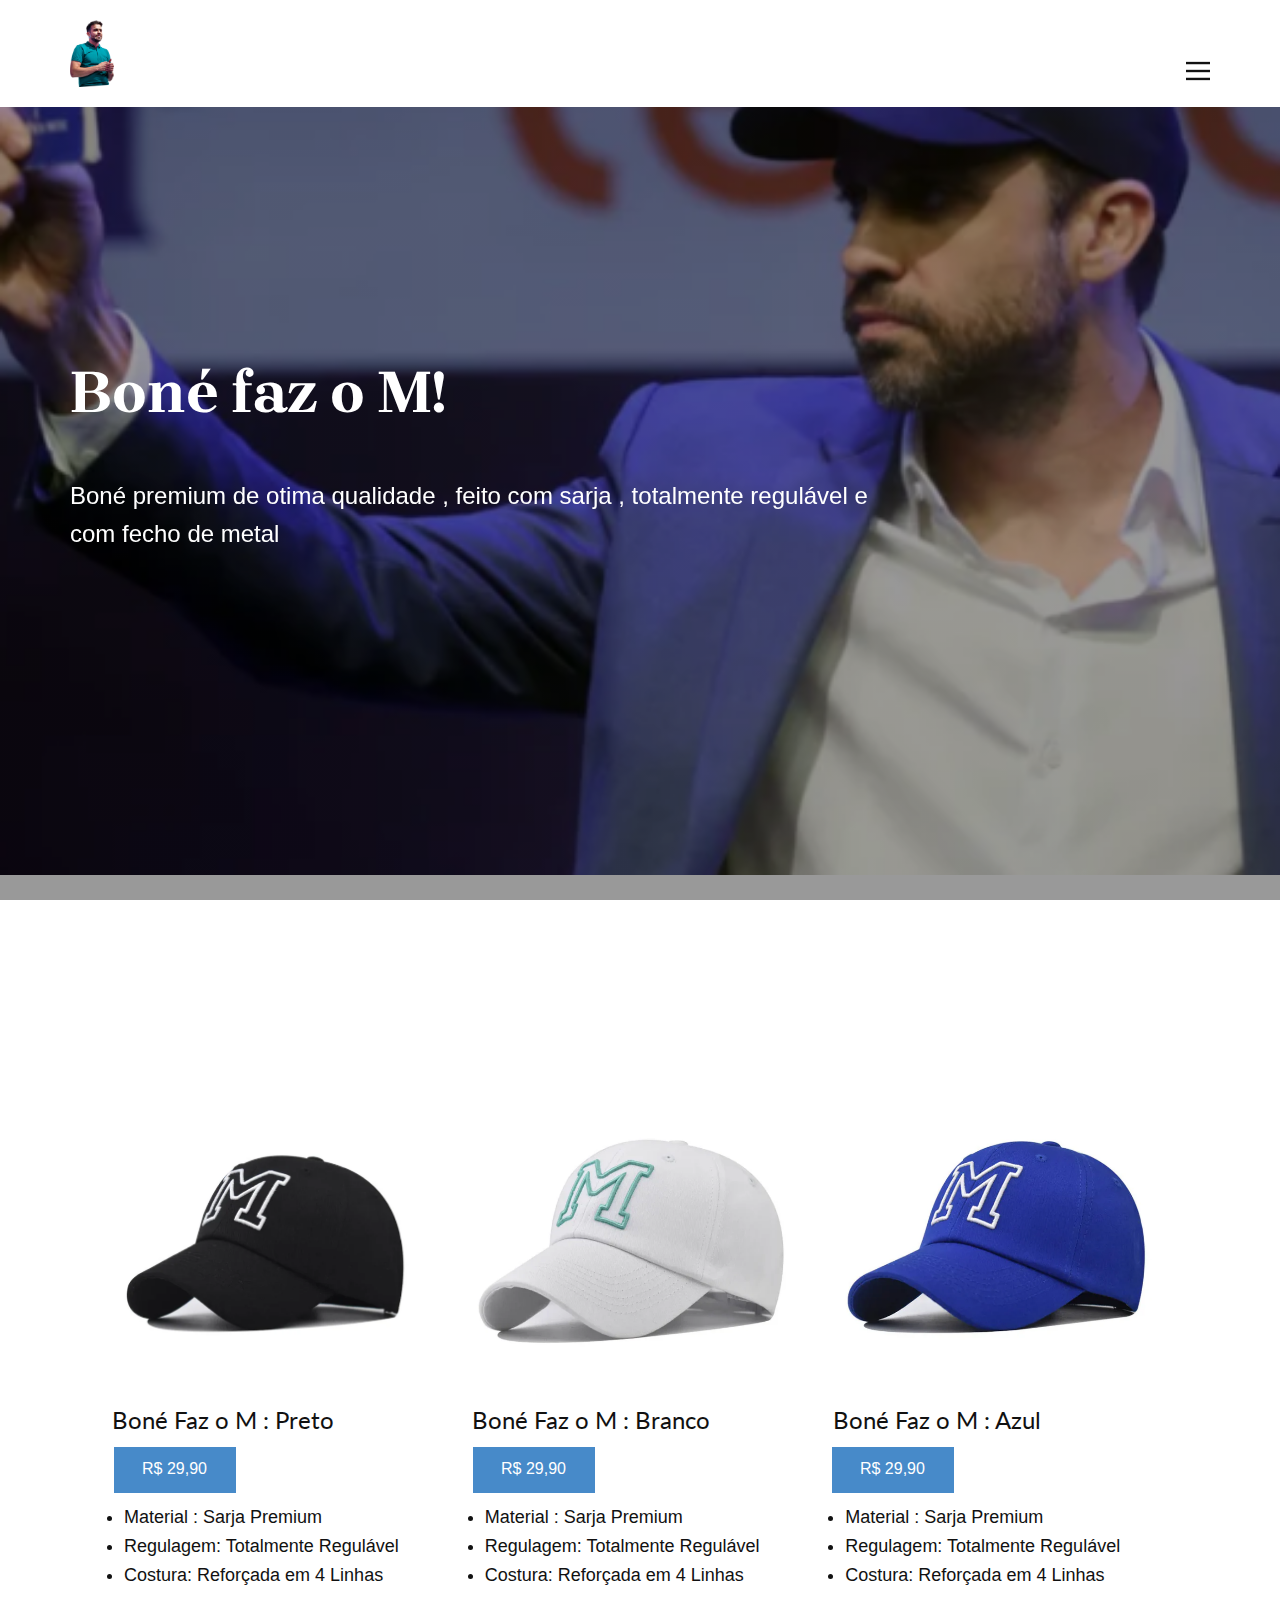
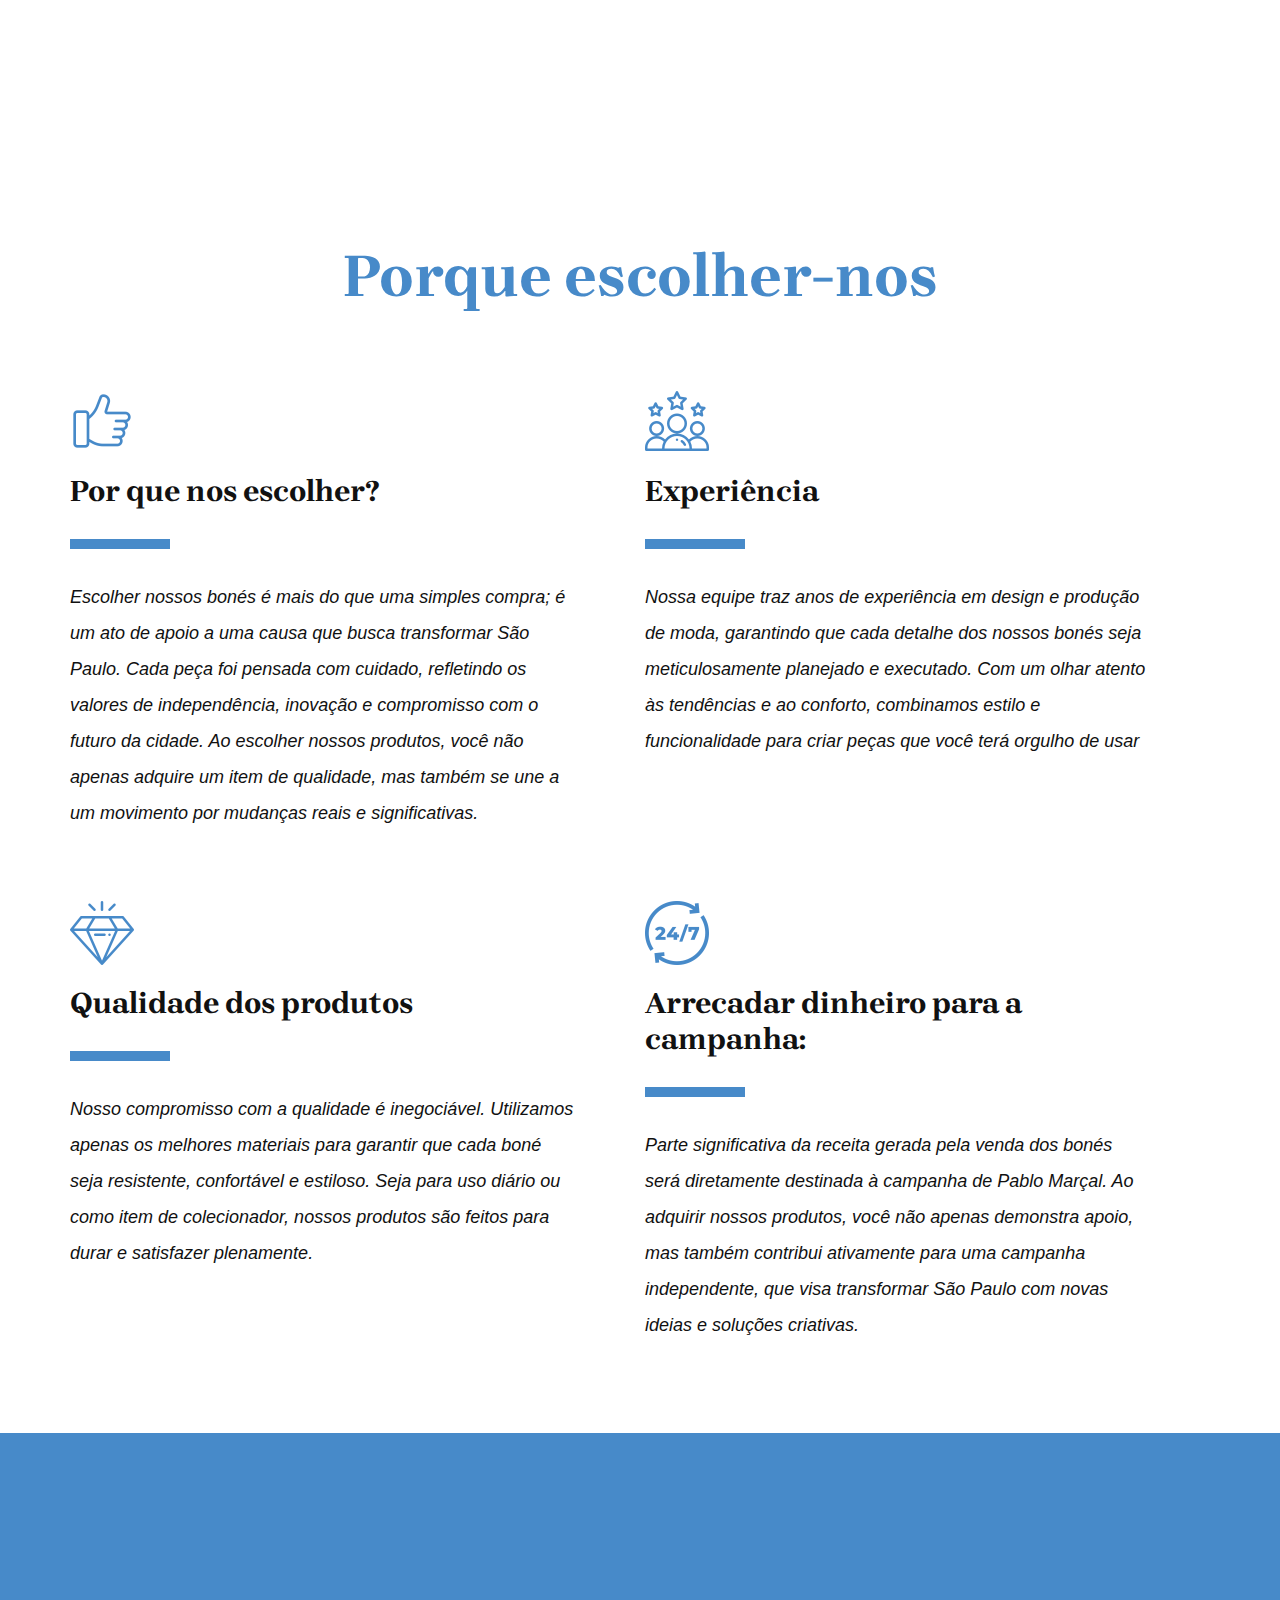
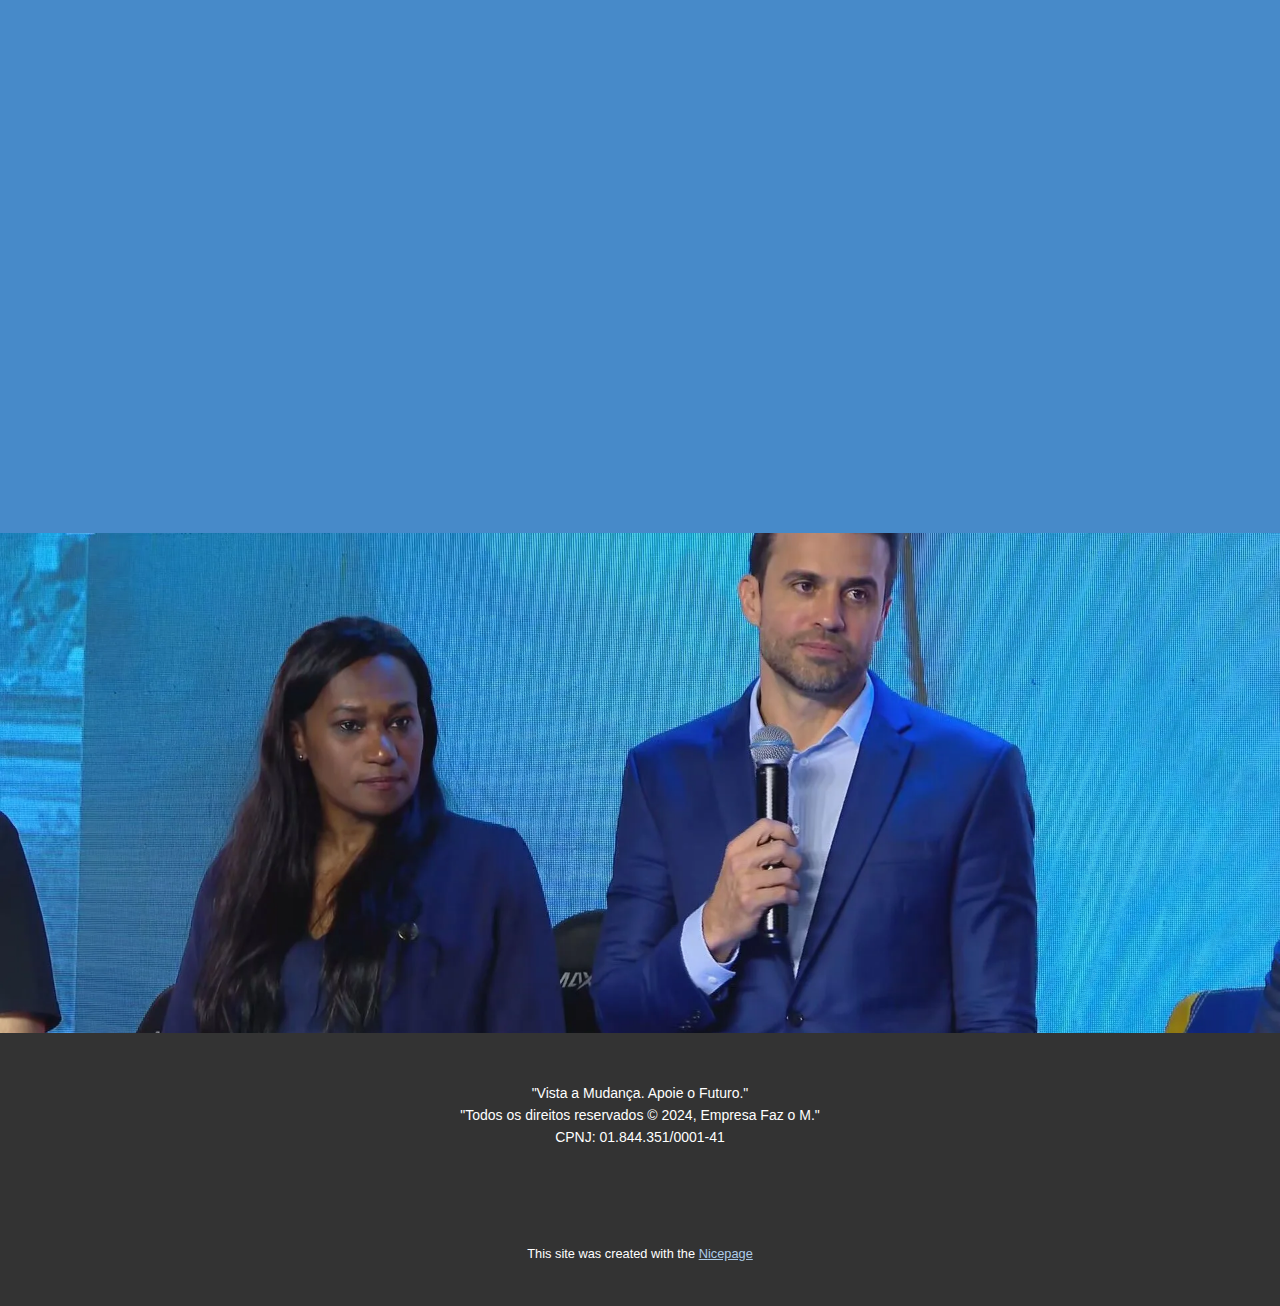
<file: index.html>
<!DOCTYPE html>
<html style="font-size: 16px;" lang="pt"><head>
    <meta name="viewport" content="width=device-width, initial-scale=1.0">
    <meta charset="utf-8">
    <meta name="keywords" content="Design Mágico, Porque escolher-nos, Pronto para redefinir seu espaço?, Podemos levar você para qualquer lugar, O que os clientes dizem, Nossa incrível equipe, Mentes curiosas querem saber, Estúdio de design de interiores, próximos eventos, Espaços de sonho, Contate-nos">
    <meta name="description" content="">
    <title>Página Inicial</title>
    <link rel="stylesheet" href="nicepage.css" media="screen">
<link rel="stylesheet" href="index.css" media="screen">
    <script class="u-script" type="text/javascript" src="jquery.js" defer=""></script>
    <script class="u-script" type="text/javascript" src="nicepage.js" defer=""></script>
    <meta name="generator" content="Nicepage 6.16.5, nicepage.com">
    <link id="u-theme-google-font" rel="stylesheet" href="https://fonts.googleapis.com/css?family=Brygada+1918:400,400i,500,500i,600,600i,700,700i">
    <link id="u-page-google-font" rel="stylesheet" href="https://fonts.googleapis.com/css?family=Lato:100,100i,300,300i,400,400i,700,700i,900,900i">
    
    
    
    
    
    
    
    <script type="application/ld+json">{
		"@context": "http://schema.org",
		"@type": "Organization",
		"name": "",
		"logo": "images/PABLO-01.webp"
}</script>
    <meta name="theme-color" content="#478ac9">
    <meta property="og:title" content="Página Inicial">
    <meta property="og:type" content="website">
  <meta data-intl-tel-input-cdn-path="intlTelInput/"></head>
  <body data-home-page="Página-Inicial.html" data-home-page-title="Página Inicial" data-path-to-root="./" data-include-products="false" class="u-body u-xl-mode" data-lang="pt"><header class="u-clearfix u-header u-header" id="sec-00be"><div class="u-clearfix u-sheet u-sheet-1">
        <a href="#" class="u-image u-logo u-image-1" data-image-width="991" data-image-height="1499">
          <img src="images/PABLO-01.webp" class="u-logo-image u-logo-image-1">
        </a>
        <nav class="u-align-left u-font-size-14 u-menu u-menu-hamburger u-nav-spacing-25 u-offcanvas u-menu-1" data-responsive-from="XL">
          <div class="menu-collapse">
            <a class="u-button-style u-nav-link" href="#" style="padding: 4px 0px; font-size: calc(1em + 8px);">
              <svg class="u-svg-link" preserveAspectRatio="xMidYMin slice" viewBox="0 0 302 302" style=""><use xmlns:xlink="http://www.w3.org/1999/xlink" xlink:href="#svg-7b92"></use></svg>
              <svg xmlns="http://www.w3.org/2000/svg" xmlns:xlink="http://www.w3.org/1999/xlink" version="1.1" id="svg-7b92" x="0px" y="0px" viewBox="0 0 302 302" style="enable-background:new 0 0 302 302;" xml:space="preserve" class="u-svg-content"><g><rect y="36" width="302" height="30"></rect><rect y="236" width="302" height="30"></rect><rect y="136" width="302" height="30"></rect>
</g><g></g><g></g><g></g><g></g><g></g><g></g><g></g><g></g><g></g><g></g><g></g><g></g><g></g><g></g><g></g></svg>
            </a>
          </div>
          <div class="u-custom-menu u-nav-container">
            <ul class="u-nav u-unstyled u-nav-1"><li class="u-nav-item"><a class="u-button-style u-nav-link u-text-active-palette-1-base u-text-hover-palette-2-base" href="./" style="padding: 10px 20px;">Página Inicial</a>
</li><li class="u-nav-item"><a class="u-button-style u-nav-link u-text-active-palette-1-base u-text-hover-palette-2-base" href="#" style="padding: 10px 20px;">Landing</a>
</li><li class="u-nav-item"><a class="u-button-style u-nav-link u-text-active-palette-1-base u-text-hover-palette-2-base" href="#" style="padding: 10px 20px;">Equipe</a>
</li><li class="u-nav-item"><a class="u-button-style u-nav-link u-text-active-palette-1-base u-text-hover-palette-2-base" href="Sobre.html" style="padding: 10px 20px;">Sobre</a>
</li></ul>
          </div>
          <div class="u-custom-menu u-nav-container-collapse">
            <div class="u-align-center u-black u-container-align-center u-container-style u-inner-container-layout u-opacity u-opacity-95 u-sidenav">
              <div class="u-inner-container-layout u-sidenav-overflow">
                <div class="u-menu-close"></div>
                <ul class="u-align-center u-nav u-popupmenu-items u-unstyled u-nav-2"><li class="u-nav-item"><a class="u-button-style u-nav-link" href="./">Página Inicial</a>
</li><li class="u-nav-item"><a class="u-button-style u-nav-link" href="#">Landing</a>
</li><li class="u-nav-item"><a class="u-button-style u-nav-link" href="#">Equipe</a>
</li><li class="u-nav-item"><a class="u-button-style u-nav-link" href="Sobre.html">Sobre</a>
</li></ul>
              </div>
            </div>
            <div class="u-black u-menu-overlay u-opacity u-opacity-70"></div>
          </div>
        </nav>
      </div></header>
    <section class="skrollable u-clearfix u-container-align-left u-image u-parallax u-shading u-uploaded-video u-section-1" id="sec-2e39" data-image-width="530" data-image-height="397">
      <div class="u-clearfix u-sheet u-sheet-1">
        <h1 class="u-align-left u-text u-text-1" data-animation-name="customAnimationIn" data-animation-duration="1500" data-animation-delay="500">Boné faz o M! </h1>
        <p class="u-align-left u-large-text u-text u-text-variant u-text-2" data-animation-name="customAnimationIn" data-animation-duration="1500" data-animation-delay="500">Boné premium de otima qualidade , feito com sarja , totalmente regulável e com fecho de metal </p>
        <a href="./" class="u-active-white u-align-left u-border-2 u-border-active-white u-border-hover-white u-border-white u-btn u-btn-round u-button-style u-hover-white u-none u-radius-50 u-btn-1" data-animation-name="customAnimationIn" data-animation-duration="1500" data-animation-delay="750">Vista a Mudança. Apoie o Futuro </a>
      </div>
    </section>
    <section class="u-clearfix u-section-2" id="carousel_c80b">
      <div class="u-clearfix u-sheet u-sheet-1">
        <h2 class="u-align-center u-text u-text-default u-text-palette-1-base u-text-1" data-animation-name="customAnimationIn" data-animation-duration="1500" data-animation-delay="0">Disponíveis </h2>
        <div class="u-list u-list-1">
          <div class="u-repeater u-repeater-1">
            <div class="u-container-style u-list-item u-repeater-item">
              <div class="u-container-layout u-similar-container u-container-layout-1">
                <img class="u-image u-image-contain u-image-default u-image-1" src="images/urar.PNG" alt="" data-image-width="611" data-image-height="561">
                <p class="u-custom-font u-font-lato u-large-text u-text u-text-default u-text-variant u-text-2">Boné Faz o M : Preto </p>
              </div>
            </div>
            <div class="u-container-style u-list-item u-repeater-item">
              <div class="u-container-layout u-similar-container u-container-layout-2">
                <img class="u-image u-image-contain u-image-default u-image-2" src="images/Capturar.PNG" alt="" data-image-width="603" data-image-height="509">
                <p class="u-custom-font u-font-lato u-large-text u-text u-text-default u-text-variant u-text-3">Boné Faz o M : Branco </p>
              </div>
            </div>
            <div class="u-container-style u-list-item u-repeater-item">
              <div class="u-container-layout u-similar-container u-container-layout-3">
                <img class="u-image u-image-contain u-image-default u-image-3" src="images/Ca.PNG" alt="" data-image-width="621" data-image-height="539">
                <p class="u-custom-font u-font-lato u-large-text u-text u-text-default u-text-variant u-text-4">Boné Faz o M : Azul </p>
              </div>
            </div>
          </div>
        </div>
        <div class="u-list u-list-2">
          <div class="u-repeater u-repeater-2">
            <div class="u-container-style u-list-item u-repeater-item">
              <div class="u-container-layout u-similar-container u-valign-top u-container-layout-4">
                <a href="https://checkout.perfectpay.com.br/pay/PPU38CP18T0?" class="u-btn u-button-style u-custom-item u-btn-1" target="_blank">R$ 29,90 </a>
              </div>
            </div>
            <div class="u-container-style u-list-item u-repeater-item">
              <div class="u-container-layout u-similar-container u-valign-top u-container-layout-5">
                <a href="https://checkout.perfectpay.com.br/pay/PPU38CP18T0?" class="u-btn u-button-style u-custom-item u-btn-2" target="_blank">R$ 29,90 </a>
              </div>
            </div>
            <div class="u-container-style u-list-item u-repeater-item">
              <div class="u-container-layout u-similar-container u-valign-top u-container-layout-6">
                <a href="https://checkout.perfectpay.com.br/pay/PPU38CP18T0?" class="u-btn u-button-style u-custom-item u-btn-3" target="_blank">R$ 29,90 </a>
              </div>
            </div>
          </div>
        </div>
        <div class="u-list u-list-3">
          <div class="u-repeater u-repeater-3">
            <div class="u-container-style u-list-item u-repeater-item">
              <div class="u-container-layout u-similar-container u-container-layout-7">
                <ul class="u-align-left u-custom-item u-text u-text-default u-text-5">
                  <li>Material : Sarja Premium</li>
                  <li>Regulagem: Totalmente Regulável</li>
                  <li>Costura: Reforçada em 4 Linhas</li>
                </ul>
              </div>
            </div>
            <div class="u-container-style u-list-item u-repeater-item">
              <div class="u-container-layout u-similar-container u-container-layout-8">
                <ul class="u-align-left u-custom-item u-text u-text-default u-text-6">
                  <li>Material : Sarja Premium</li>
                  <li>Regulagem: Totalmente Regulável</li>
                  <li>Costura: Reforçada em 4 Linhas</li>
                </ul>
              </div>
            </div>
            <div class="u-container-style u-list-item u-repeater-item">
              <div class="u-container-layout u-similar-container u-container-layout-9">
                <ul class="u-align-left u-custom-item u-text u-text-default u-text-7">
                  <li>Material : Sarja Premium</li>
                  <li>Regulagem: Totalmente Regulável</li>
                  <li>Costura: Reforçada em 4 Linhas</li>
                </ul>
              </div>
            </div>
          </div>
        </div>
      </div>
    </section>
    <section class="u-clearfix u-container-align-center u-section-3" id="sec-9b4b">
      <div class="u-clearfix u-sheet u-valign-middle u-sheet-1">
        <h2 class="u-align-center u-text u-text-default u-text-font u-text-palette-1-base u-text-1"> Porque escolher-nos</h2>
        <div class="u-expanded-width u-list u-list-1">
          <div class="u-repeater u-repeater-1">
            <div class="u-container-align-left u-container-style u-list-item u-repeater-item">
              <div class="u-container-layout u-similar-container u-valign-top u-container-layout-1"><span class="u-file-icon u-icon u-text-palette-1-base u-icon-1"><img src="images/2652197-6aa0a253.png" alt=""></span>
                <h3 class="u-align-left u-text u-text-default u-text-2">Por que nos escolher? </h3>
                <div class="u-align-left u-border-10 u-border-palette-1-base u-line u-line-horizontal u-line-1" data-animation-name="" data-animation-duration="0" data-animation-delay="0" data-animation-direction=""></div>
                <p class="u-align-left u-text u-text-default u-text-3">Escolher nossos bonés é mais do que uma simples compra; é um ato de apoio a uma causa que busca transformar São Paulo. Cada peça foi pensada com cuidado, refletindo os valores de independência, inovação e compromisso com o futuro da cidade. Ao escolher nossos produtos, você não apenas adquire um item de qualidade, mas também se une a um movimento por mudanças reais e significativas. </p>
              </div>
            </div>
            <div class="u-container-align-left u-container-style u-list-item u-repeater-item">
              <div class="u-container-layout u-similar-container u-valign-top u-container-layout-2"><span class="u-file-icon u-icon u-text-palette-1-base u-icon-2"><img src="images/1322236-7cfa992a.png" alt=""></span>
                <h3 class="u-align-left u-text u-text-default u-text-4">Experiência </h3>
                <div class="u-align-left u-border-10 u-border-palette-1-base u-line u-line-horizontal u-line-2" data-animation-name="" data-animation-duration="0" data-animation-delay="0" data-animation-direction=""></div>
                <p class="u-align-left u-text u-text-default u-text-5">Nossa equipe traz anos de experiência em design e produção de moda, garantindo que cada detalhe dos nossos bonés seja meticulosamente planejado e executado. Com um olhar atento às tendências e ao conforto, combinamos estilo e funcionalidade para criar peças que você terá orgulho de usar </p>
              </div>
            </div>
            <div class="u-container-align-left u-container-style u-list-item u-repeater-item">
              <div class="u-container-layout u-similar-container u-valign-top u-container-layout-3"><span class="u-file-icon u-icon u-text-palette-1-base u-icon-3"><img src="images/940926-8ceddf7c.png" alt=""></span>
                <h3 class="u-align-left u-text u-text-default u-text-6"> Qualidade dos produtos</h3>
                <div class="u-align-left u-border-10 u-border-palette-1-base u-line u-line-horizontal u-line-3" data-animation-name="" data-animation-duration="0" data-animation-delay="0" data-animation-direction=""></div>
                <p class="u-align-left u-text u-text-default u-text-7">Nosso compromisso com a qualidade é inegociável. Utilizamos apenas os melhores materiais para garantir que cada boné seja resistente, confortável e estiloso. Seja para uso diário ou como item de colecionador, nossos produtos são feitos para durar e satisfazer plenamente. </p>
              </div>
            </div>
            <div class="u-container-align-left u-container-style u-list-item u-repeater-item">
              <div class="u-container-layout u-similar-container u-valign-top u-container-layout-4"><span class="u-file-icon u-icon u-text-palette-1-base u-icon-4"><img src="images/2020773-f484dc2a.png" alt=""></span>
                <h3 class="u-align-left u-text u-text-default u-text-8">Arrecadar dinheiro para a campanha: </h3>
                <div class="u-align-left u-border-10 u-border-palette-1-base u-line u-line-horizontal u-line-4" data-animation-name="" data-animation-duration="0" data-animation-delay="0" data-animation-direction=""></div>
                <p class="u-align-left u-text u-text-default u-text-9">Parte significativa da receita gerada pela venda dos bonés será diretamente destinada à campanha de Pablo Marçal. Ao adquirir nossos produtos, você não apenas demonstra apoio, mas também contribui ativamente para uma campanha independente, que visa transformar São Paulo com novas ideias e soluções criativas. </p>
              </div>
            </div>
          </div>
        </div>
      </div>
    </section>
    <section class="u-clearfix u-container-align-center u-palette-1-base u-section-4" id="sec-c495">
      <div class="u-clearfix u-sheet u-valign-middle u-sheet-1">
        <h2 class="u-align-center u-text u-text-default u-text-1" data-animation-name="customAnimationIn" data-animation-duration="1500" data-animation-delay="500">O que os clientes dizem<br>
        </h2>
        <div class="u-expanded-width u-list u-list-1">
          <div class="u-repeater u-repeater-1">
            <div class="u-align-center u-container-align-center u-container-style u-list-item u-radius-15 u-repeater-item u-shape-round u-white u-list-item-1" data-animation-name="customAnimationIn" data-animation-duration="1500" data-animation-delay="500">
              <div class="u-container-layout u-similar-container u-valign-top u-container-layout-1">
                <p class="u-align-center u-text u-text-grey-70 u-text-2">Adorei o design do boné! Simples, mas com uma mensagem poderosa. Dá orgulho de usar e apoiar a campanha do Marçal! </p>
                <div alt="" class="u-border-5 u-border-palette-1-base u-image u-image-circle u-image-1" data-image-width="736" data-image-height="885"></div>
                <h4 class="u-align-center u-text u-text-default u-text-3">Luis Borbas </h4>
              </div>
            </div>
            <div class="u-align-center u-container-align-center u-container-style u-list-item u-radius-15 u-repeater-item u-shape-round u-white u-list-item-2" data-animation-name="customAnimationIn" data-animation-duration="1500" data-animation-delay="500">
              <div class="u-container-layout u-similar-container u-valign-top u-container-layout-2">
                <p class="u-align-center u-text u-text-grey-70 u-text-4">Além de ser estiloso, é muito significativo saber que parte do valor está ajudando na campanha. É bom poder contribuir de alguma forma! </p>
                <div alt="" class="u-border-5 u-border-palette-1-base u-image u-image-circle u-image-2" data-image-width="736" data-image-height="1204"></div>
                <h4 class="u-align-center u-text u-text-default u-text-5">Helena Almeida</h4>
              </div>
            </div>
            <div class="u-align-center u-container-align-center u-container-style u-list-item u-radius-15 u-repeater-item u-shape-round u-white u-list-item-3" data-animation-name="customAnimationIn" data-animation-duration="1500" data-animation-delay="500">
              <div class="u-container-layout u-similar-container u-valign-top u-container-layout-3">
                <p class="u-align-center u-text u-text-grey-70 u-text-6">Estou muito satisfeito com a compra. O boné é resistente, bonito e tem um ótimo ajuste. Sem falar que estou apoiando uma causa em que acredito </p>
                <div alt="" class="u-border-5 u-border-palette-1-base u-image u-image-circle u-image-3" data-image-width="540" data-image-height="960"></div>
                <h4 class="u-align-center u-text u-text-default u-text-7">Julio Cavalcante </h4>
              </div>
            </div>
          </div>
        </div>
      </div>
    </section>
    <section class="u-clearfix u-container-align-center u-image u-typography-custom-page-typography-12--Map u-section-5" id="carousel_2289" data-image-width="1920" data-image-height="1080">
      <div class="u-clearfix u-sheet u-sheet-1"></div>
    </section>
    
    
    
    <footer class="u-align-center u-clearfix u-container-align-center u-footer u-grey-80 u-footer" id="sec-690a"><div class="u-clearfix u-sheet u-sheet-1">
        <p class="u-small-text u-text u-text-variant u-text-1">"Vista a Mudança. Apoie o Futuro." <br>"Todos os direitos reservados © 2024, Empresa Faz o M." CPNJ:&nbsp;01.844.351/0001-41<br>
        </p>
      </div></footer>
    <section class="u-backlink u-clearfix u-grey-80">
      <p class="u-text">
        <span>This site was created with the </span>
        <a class="u-link" href="https://nicepage.com/" target="_blank" rel="nofollow">
          <span>Nicepage</span>
        </a>
      </p>
    </section>
  
</body></html>
</file>
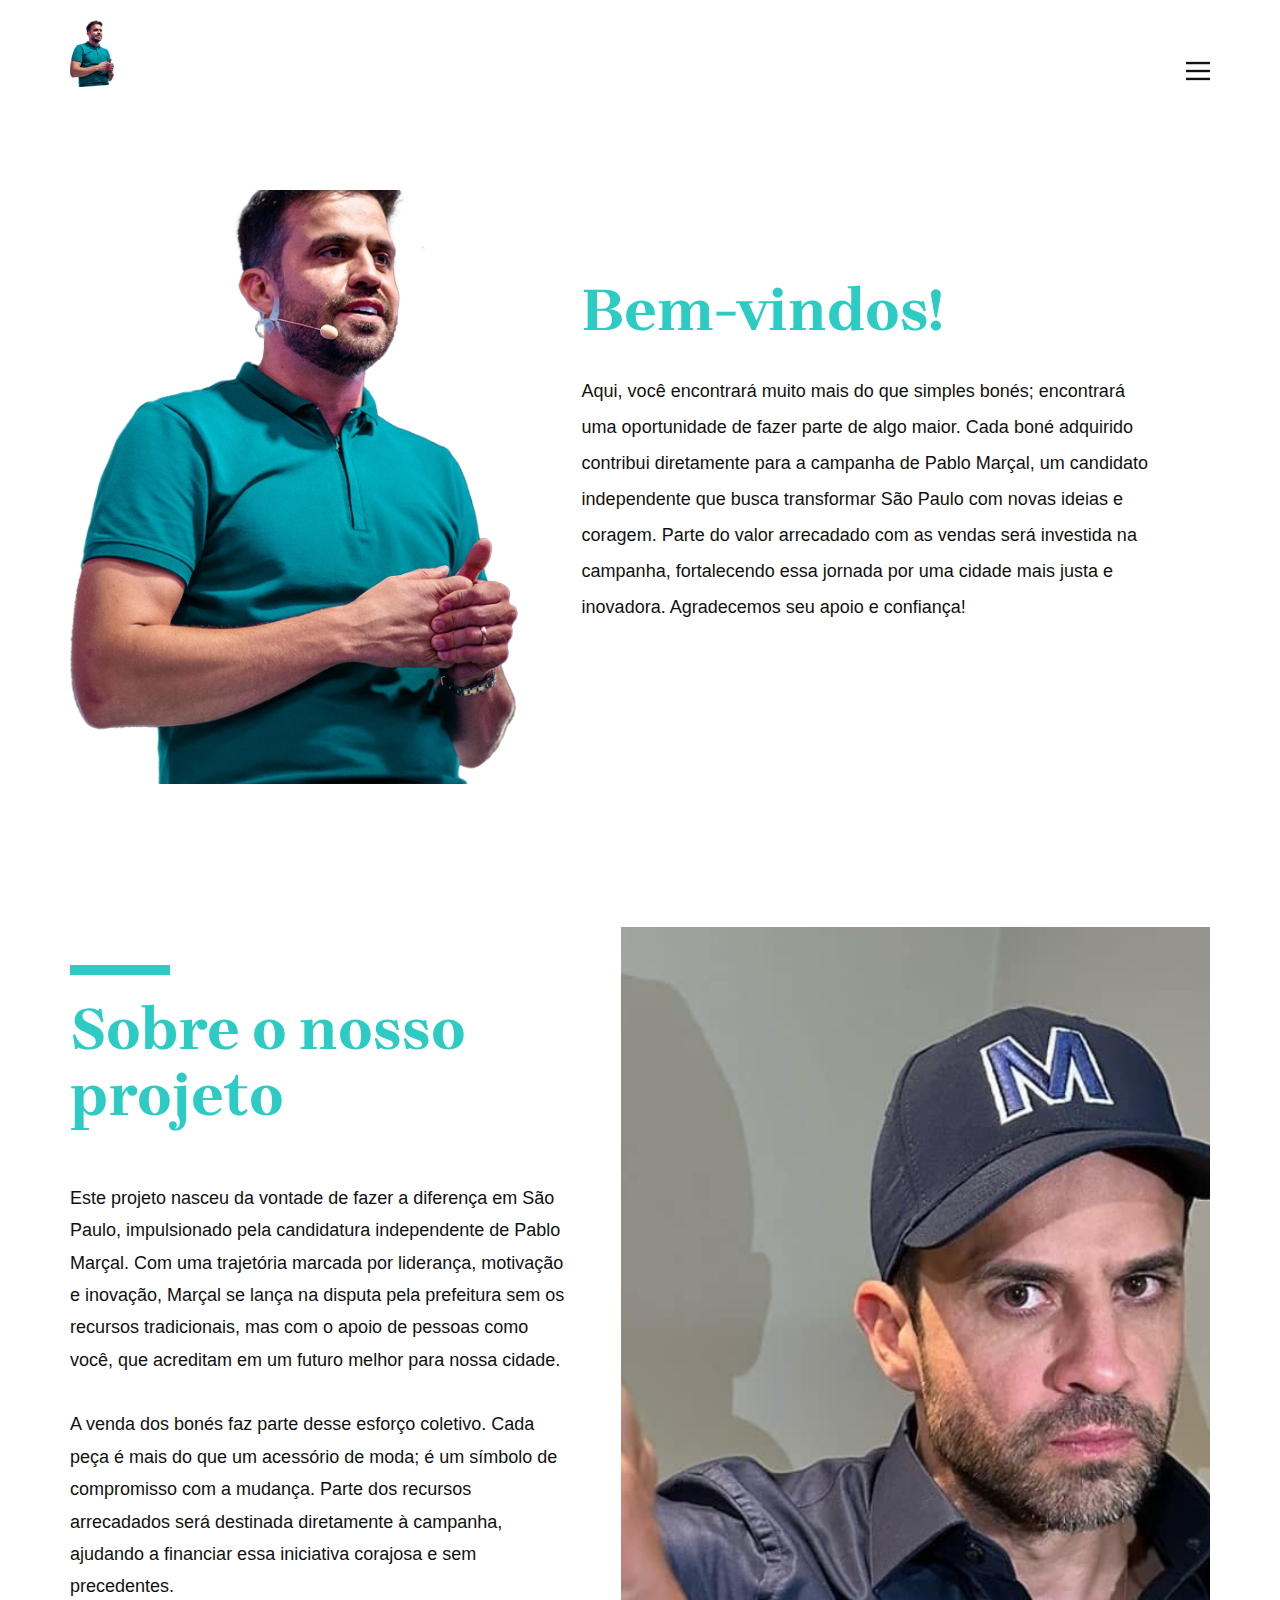
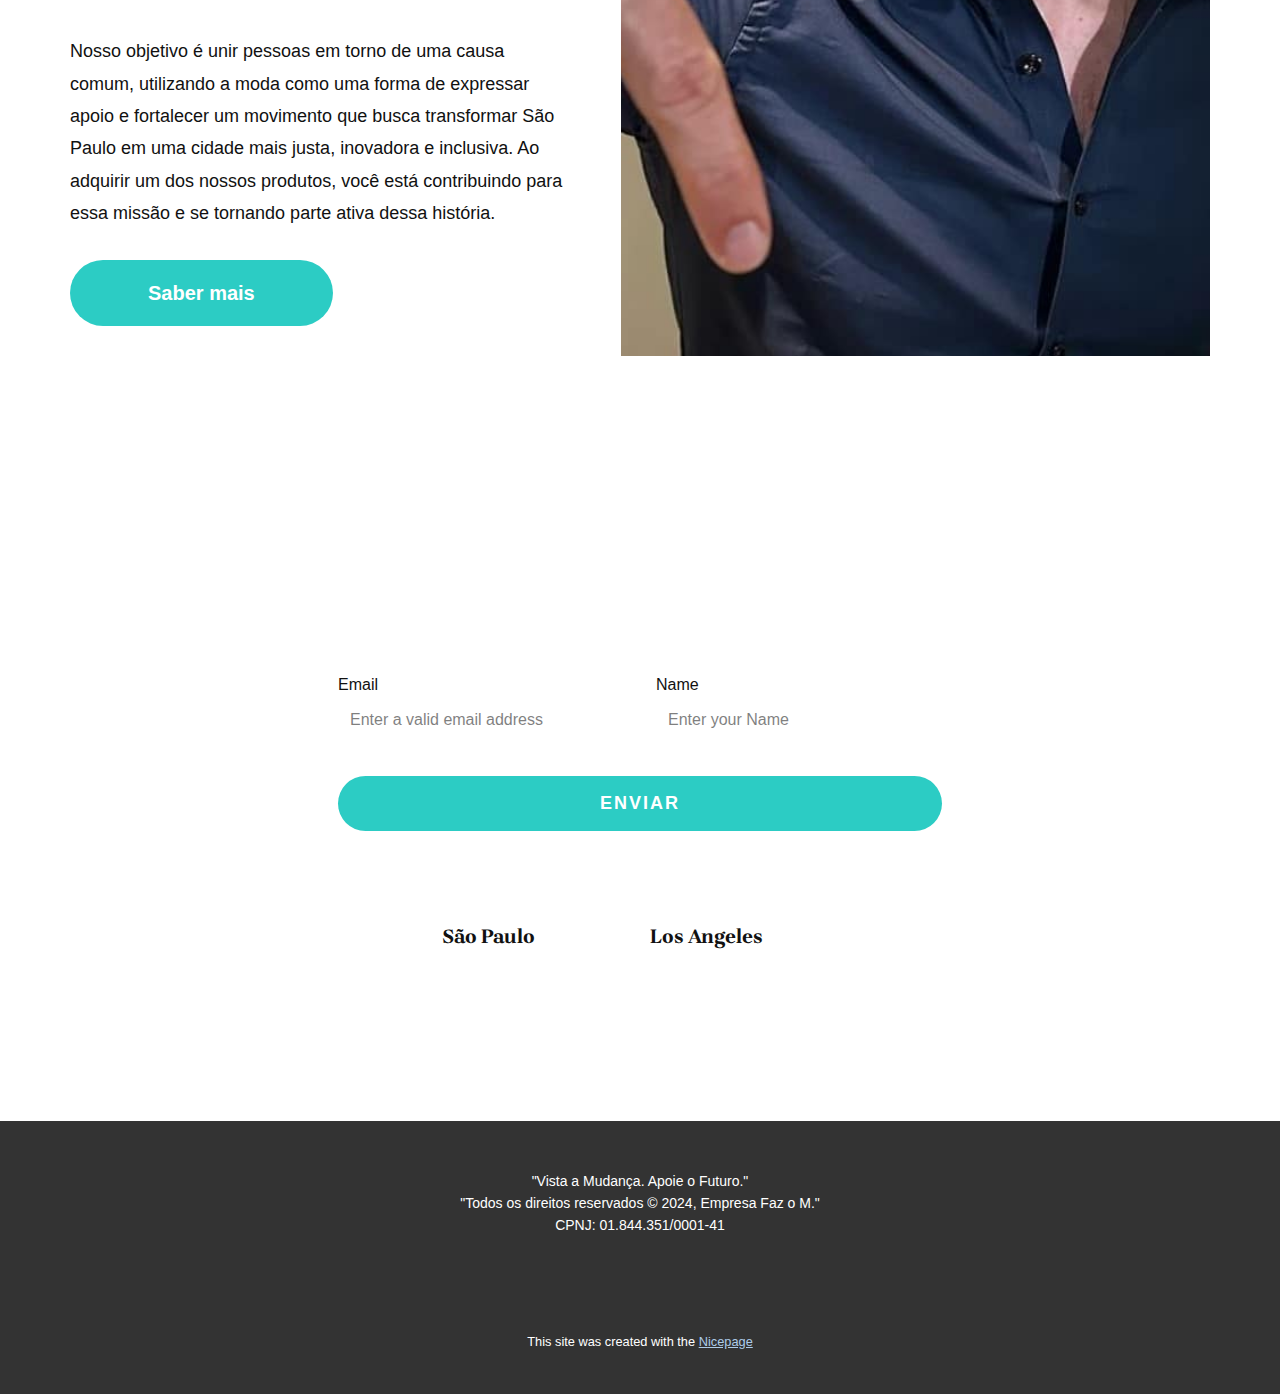
<file: Sobre.html>
<!DOCTYPE html>
<html style="font-size: 16px;" lang="pt"><head>
    <meta name="viewport" content="width=device-width, initial-scale=1.0">
    <meta charset="utf-8">
    <meta name="keywords" content="Sobre nós, Bem-vindo!, Sobre Studio Design, Depoimentos, Contate-nos">
    <meta name="description" content="">
    <title>Sobre</title>
    <link rel="stylesheet" href="nicepage.css" media="screen">
<link rel="stylesheet" href="Sobre.css" media="screen">
    <script class="u-script" type="text/javascript" src="jquery.js" defer=""></script>
    <script class="u-script" type="text/javascript" src="nicepage.js" defer=""></script>
    <meta name="generator" content="Nicepage 6.16.5, nicepage.com">
    <meta name="referrer" content="origin">
    <link id="u-theme-google-font" rel="stylesheet" href="https://fonts.googleapis.com/css?family=Brygada+1918:400,400i,500,500i,600,600i,700,700i">
    
    
    
    
    
    <script type="application/ld+json">{
		"@context": "http://schema.org",
		"@type": "Organization",
		"name": "",
		"logo": "images/PABLO-01.webp"
}</script>
    <meta name="theme-color" content="#478ac9">
    <meta property="og:title" content="Sobre">
    <meta property="og:type" content="website">
  <meta data-intl-tel-input-cdn-path="intlTelInput/"></head>
  <body data-path-to-root="./" data-include-products="false" class="u-body u-xl-mode" data-lang="pt"><header class="u-clearfix u-header u-header" id="sec-00be"><div class="u-clearfix u-sheet u-sheet-1">
        <a href="#" class="u-image u-logo u-image-1" data-image-width="991" data-image-height="1499">
          <img src="images/PABLO-01.webp" class="u-logo-image u-logo-image-1">
        </a>
        <nav class="u-align-left u-font-size-14 u-menu u-menu-hamburger u-nav-spacing-25 u-offcanvas u-menu-1" data-responsive-from="XL">
          <div class="menu-collapse">
            <a class="u-button-style u-nav-link" href="#" style="padding: 4px 0px; font-size: calc(1em + 8px);">
              <svg class="u-svg-link" preserveAspectRatio="xMidYMin slice" viewBox="0 0 302 302" style=""><use xmlns:xlink="http://www.w3.org/1999/xlink" xlink:href="#svg-7b92"></use></svg>
              <svg xmlns="http://www.w3.org/2000/svg" xmlns:xlink="http://www.w3.org/1999/xlink" version="1.1" id="svg-7b92" x="0px" y="0px" viewBox="0 0 302 302" style="enable-background:new 0 0 302 302;" xml:space="preserve" class="u-svg-content"><g><rect y="36" width="302" height="30"></rect><rect y="236" width="302" height="30"></rect><rect y="136" width="302" height="30"></rect>
</g><g></g><g></g><g></g><g></g><g></g><g></g><g></g><g></g><g></g><g></g><g></g><g></g><g></g><g></g><g></g></svg>
            </a>
          </div>
          <div class="u-custom-menu u-nav-container">
            <ul class="u-nav u-unstyled u-nav-1"><li class="u-nav-item"><a class="u-button-style u-nav-link u-text-active-palette-1-base u-text-hover-palette-2-base" href="./" style="padding: 10px 20px;">Página Inicial</a>
</li><li class="u-nav-item"><a class="u-button-style u-nav-link u-text-active-palette-1-base u-text-hover-palette-2-base" href="#" style="padding: 10px 20px;">Landing</a>
</li><li class="u-nav-item"><a class="u-button-style u-nav-link u-text-active-palette-1-base u-text-hover-palette-2-base" href="#" style="padding: 10px 20px;">Equipe</a>
</li><li class="u-nav-item"><a class="u-button-style u-nav-link u-text-active-palette-1-base u-text-hover-palette-2-base" href="Sobre.html" style="padding: 10px 20px;">Sobre</a>
</li></ul>
          </div>
          <div class="u-custom-menu u-nav-container-collapse">
            <div class="u-align-center u-black u-container-align-center u-container-style u-inner-container-layout u-opacity u-opacity-95 u-sidenav">
              <div class="u-inner-container-layout u-sidenav-overflow">
                <div class="u-menu-close"></div>
                <ul class="u-align-center u-nav u-popupmenu-items u-unstyled u-nav-2"><li class="u-nav-item"><a class="u-button-style u-nav-link" href="./">Página Inicial</a>
</li><li class="u-nav-item"><a class="u-button-style u-nav-link" href="#">Landing</a>
</li><li class="u-nav-item"><a class="u-button-style u-nav-link" href="#">Equipe</a>
</li><li class="u-nav-item"><a class="u-button-style u-nav-link" href="Sobre.html">Sobre</a>
</li></ul>
              </div>
            </div>
            <div class="u-black u-menu-overlay u-opacity u-opacity-70"></div>
          </div>
        </nav>
      </div></header>
    <section class="u-clearfix u-container-align-center u-section-1" id="carousel_c581">
      <div class="u-clearfix u-sheet u-valign-middle u-sheet-1">
        <div class="data-layout-selected u-clearfix u-expanded-width u-gutter-14 u-layout-wrap u-layout-wrap-1">
          <div class="u-layout">
            <div class="u-layout-row">
              <div class="u-container-align-left u-container-style u-image u-layout-cell u-shape-rectangle u-size-24 u-image-1" data-image-width="991" data-image-height="1499">
                <div class="u-container-layout u-container-layout-1"></div>
              </div>
              <div class="u-align-left u-container-align-left u-container-style u-layout-cell u-shape-rectangle u-size-36 u-layout-cell-2">
                <div class="u-container-layout u-container-layout-2">
                  <h2 class="u-align-left u-text u-text-default u-text-palette-4-base u-text-1">Bem-vindos!</h2>
                  <p class="u-align-left u-text u-text-default u-text-2">Aqui, você encontrará muito mais do que simples bonés; encontrará uma oportunidade de fazer parte de algo maior. Cada boné adquirido contribui diretamente para a campanha de Pablo Marçal, um candidato independente que busca transformar São Paulo com novas ideias e coragem. Parte do valor arrecadado com as vendas será investida na campanha, fortalecendo essa jornada por uma cidade mais justa e inovadora. Agradecemos seu apoio e confiança!<br>
                  </p>
                </div>
              </div>
            </div>
          </div>
        </div>
      </div>
    </section>
    <section class="u-clearfix u-section-2" id="sec-e478">
      <div class="u-clearfix u-sheet u-sheet-1">
        <div class="data-layout-selected u-clearfix u-expanded-width u-layout-wrap u-layout-wrap-1">
          <div class="u-layout">
            <div class="u-layout-row">
              <div class="u-align-left u-container-align-left u-container-style u-layout-cell u-left-cell u-size-29 u-layout-cell-1">
                <div class="u-container-layout u-valign-bottom u-container-layout-1">
                  <div class="u-align-left u-border-10 u-border-palette-4-base u-line u-line-horizontal u-line-1"></div>
                  <h2 class="u-align-left u-text u-text-palette-4-base u-text-1">Sobre o nosso projeto</h2>
                  <p class="u-align-left u-text u-text-2">
                    <br>Este projeto nasceu da vontade de fazer a diferença em São Paulo, impulsionado pela candidatura independente de Pablo Marçal. Com uma trajetória marcada por liderança, motivação e inovação, Marçal se lança na disputa pela prefeitura sem os recursos tradicionais, mas com o apoio de pessoas como você, que acreditam em um futuro melhor para nossa cidade. <br>
                    <br>A venda dos bonés faz parte desse esforço coletivo. Cada peça é mais do que um acessório de moda; é um símbolo de compromisso com a mudança. Parte dos recursos arrecadados será destinada diretamente à campanha, ajudando a financiar essa iniciativa corajosa e sem precedentes. <br>
                    <br>Nosso objetivo é unir pessoas em torno de uma causa comum, utilizando a moda como uma forma de expressar apoio e fortalecer um movimento que busca transformar São Paulo em uma cidade mais justa, inovadora e inclusiva. Ao adquirir um dos nossos produtos, você está contribuindo para essa missão e se tornando parte ativa dessa história. 
                  </p>
                  <a href="./" class="u-active-palette-4-base u-border-none u-btn u-btn-round u-button-style u-hover-white u-palette-4-base u-radius u-text-body-alt-color u-btn-1">Saber mais </a>
                </div>
              </div>
              <div class="u-align-center u-container-align-center u-container-style u-image u-layout-cell u-right-cell u-size-31 u-image-1" data-image-width="1337" data-image-height="905">
                <div class="u-container-layout u-valign-middle u-container-layout-2"></div>
              </div>
            </div>
          </div>
        </div>
      </div>
    </section>
    <section class="u-clearfix u-container-align-center u-white u-section-3" id="carousel_b99d">
      <div class="u-clearfix u-sheet u-valign-middle u-sheet-1">
        <h2 class="u-align-center u-text u-text-default u-text-palette-4-base u-text-1" data-animation-name="customAnimationIn" data-animation-duration="1500" data-animation-delay="0">Contate-nos</h2>
        <h5 class="u-align-center u-text u-text-2" data-animation-name="customAnimationIn" data-animation-duration="1500" data-animation-delay="500"> Alguma pergunta ou observação? Basta nos escrever uma mensagem!</h5>
        <div class="u-expanded-width-xs u-form u-form-1">
          <form action="https://forms.nicepagesrv.com/v2/form/process" class="u-clearfix u-form-spacing-32 u-form-vertical u-inner-form" source="email" name="form" style="padding: 10px;">
            <div class="u-form-email u-form-group u-form-partition-factor-2">
              <label for="email-bb9b" class="u-label">Email</label>
              <input type="email" placeholder="Enter a valid email address" id="email-bb9b" name="email" class="u-border-none u-input u-input-rectangle u-radius-50" required="">
            </div>
            <div class="u-form-group u-form-name u-form-partition-factor-2">
              <label for="name-bb9b" class="u-label">Name</label>
              <input type="text" placeholder="Enter your Name" id="name-bb9b" name="name" class="u-border-none u-input u-input-rectangle u-radius-50" required="">
            </div>
            <div class="u-align-right u-form-group u-form-submit">
              <a href="#" class="u-active-palette-1-base u-border-none u-btn u-btn-round u-btn-submit u-button-style u-hover-palette-4-base u-palette-4-base u-radius-50 u-text-active-white u-text-body-alt-color u-text-hover-white u-btn-1">Enviar</a>
              <input type="submit" value="submit" class="u-form-control-hidden" wfd-invisible="true">
            </div>
            <div class="u-form-send-message u-form-send-success" wfd-invisible="true"> Thank you! Your message has been sent. </div>
            <div class="u-form-send-error u-form-send-message" wfd-invisible="true"> Unable to send your message. Please fix errors then try again. </div>
            <input type="hidden" value="" name="recaptchaResponse" wfd-invisible="true">
            <input type="hidden" name="formServices" value="6de879e1-d215-a21b-44f4-96d2d5ad9b35">
          </form>
        </div>
        <div class="u-expanded-width-sm u-expanded-width-xs u-list u-list-1">
          <div class="u-repeater u-repeater-1">
            <div class="u-container-align-left u-container-style u-list-item u-repeater-item">
              <div class="u-container-layout u-similar-container u-container-layout-1">
                <h6 class="u-align-left u-text u-text-default u-text-3">São Paulo </h6>
              </div>
            </div>
            <div class="u-container-align-left u-container-style u-list-item u-repeater-item">
              <div class="u-container-layout u-similar-container u-container-layout-2">
                <h6 class="u-align-left u-text u-text-default u-text-4">Los Angeles</h6>
              </div>
            </div>
          </div>
        </div>
      </div>
    </section>
    
    
    
    <footer class="u-align-center u-clearfix u-container-align-center u-footer u-grey-80 u-footer" id="sec-690a"><div class="u-clearfix u-sheet u-sheet-1">
        <p class="u-small-text u-text u-text-variant u-text-1">"Vista a Mudança. Apoie o Futuro." <br>"Todos os direitos reservados © 2024, Empresa Faz o M." CPNJ:&nbsp;01.844.351/0001-41<br>
        </p>
      </div></footer>
    <section class="u-backlink u-clearfix u-grey-80">
      <p class="u-text">
        <span>This site was created with the </span>
        <a class="u-link" href="https://nicepage.com/" target="_blank" rel="nofollow">
          <span>Nicepage</span>
        </a>
      </p>
    </section>
  
</body></html>
</file>
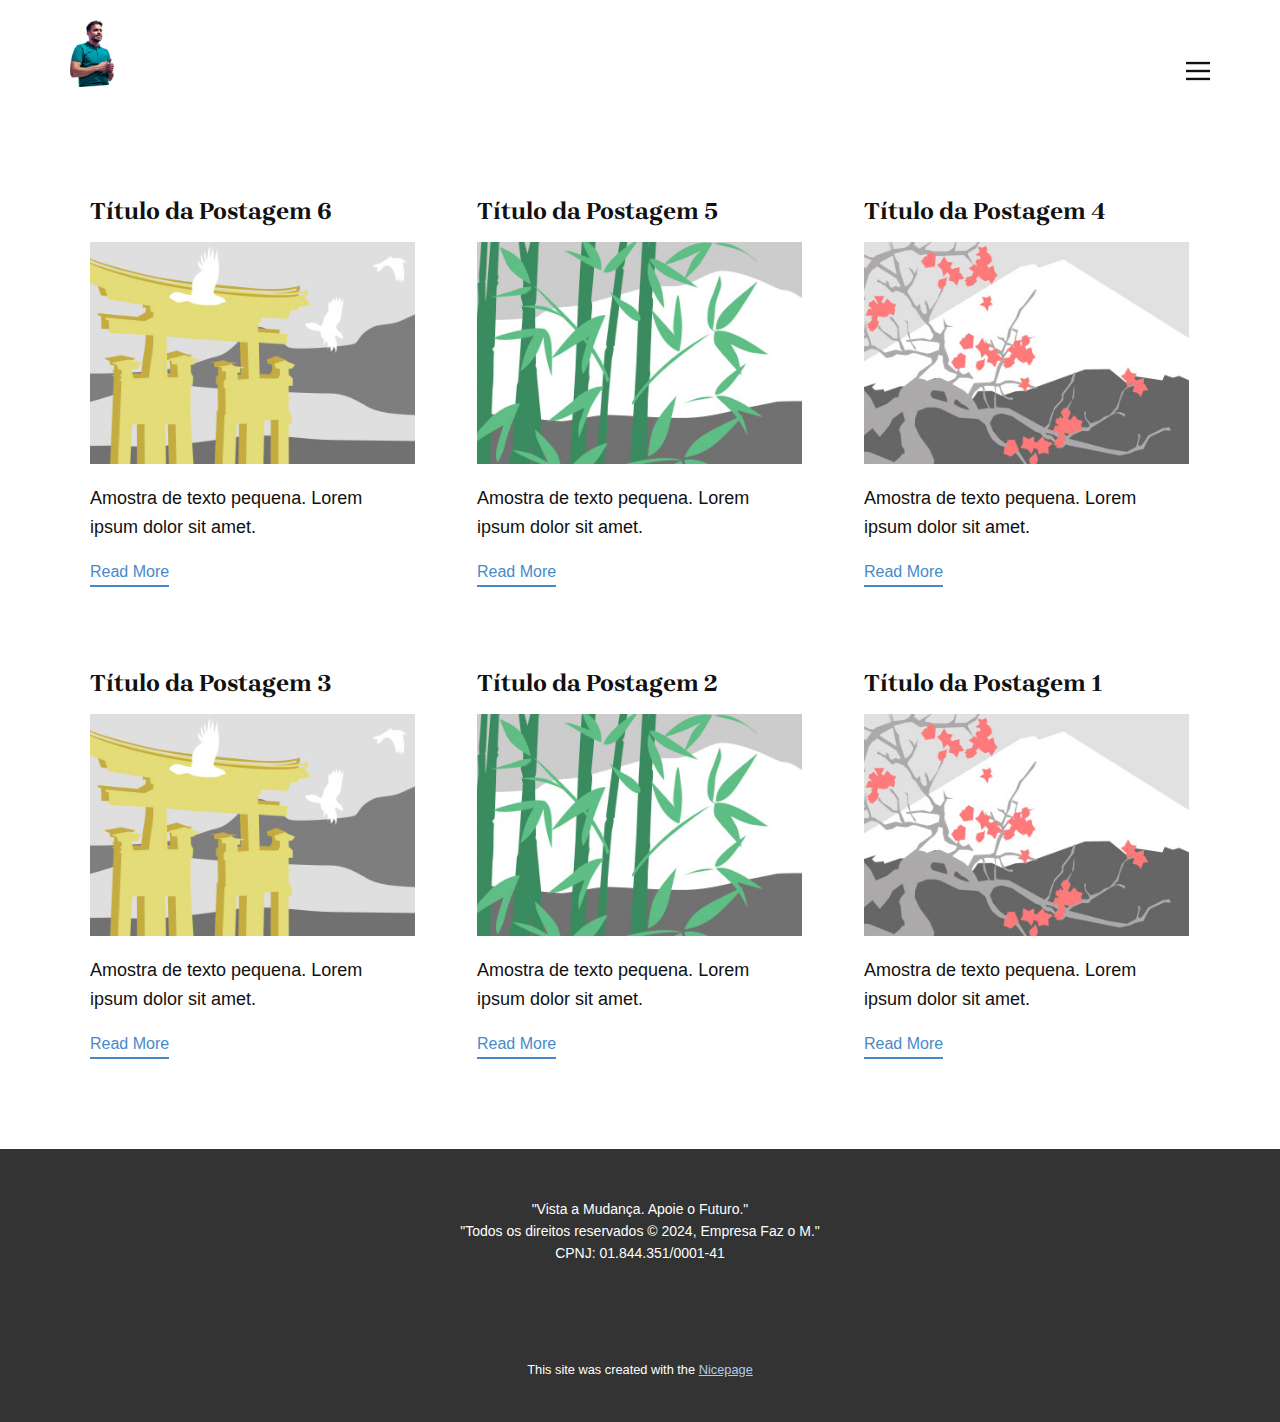
<file: blog/blog.html>
<!DOCTYPE html>
<html style="font-size: 16px;" lang="pt"><head>
    <meta name="viewport" content="width=device-width, initial-scale=1.0">
    <meta charset="utf-8">
    <meta name="keywords" content="">
    <meta name="description" content="">
    <title>Blog</title>
    <link rel="stylesheet" href="../nicepage.css" media="screen">
<link rel="stylesheet" href="../Blog-Template.css" media="screen">
    <script class="u-script" type="text/javascript" src="../jquery.js" defer=""></script>
    <script class="u-script" type="text/javascript" src="../nicepage.js" defer=""></script>
    <meta name="generator" content="Nicepage 6.16.5, nicepage.com">
    <link id="u-theme-google-font" rel="stylesheet" href="https://fonts.googleapis.com/css?family=Brygada+1918:400,400i,500,500i,600,600i,700,700i">
    
    
    
    <script type="application/ld+json">{
		"@context": "http://schema.org",
		"@type": "Organization",
		"name": "",
		"logo": "images/PABLO-01.webp"
}</script>
    <meta name="theme-color" content="#478ac9">
  <meta data-intl-tel-input-cdn-path="intlTelInput/"></head>
  <body data-path-to-root="./" data-include-products="false" class="u-body u-xl-mode" data-lang="pt"><header class="u-clearfix u-header u-header" id="sec-00be"><div class="u-clearfix u-sheet u-sheet-1">
        <a href="#" class="u-image u-logo u-image-1" data-image-width="991" data-image-height="1499">
          <img src="../images/PABLO-01.webp" class="u-logo-image u-logo-image-1">
        </a>
        <nav class="u-align-left u-font-size-14 u-menu u-menu-hamburger u-nav-spacing-25 u-offcanvas u-menu-1" data-responsive-from="XL">
          <div class="menu-collapse">
            <a class="u-button-style u-nav-link" href="#" style="padding: 4px 0px; font-size: calc(1em + 8px);">
              <svg class="u-svg-link" preserveAspectRatio="xMidYMin slice" viewBox="0 0 302 302" style=""><use xmlns:xlink="http://www.w3.org/1999/xlink" xlink:href="#svg-7b92"></use></svg>
              <svg xmlns="http://www.w3.org/2000/svg" xmlns:xlink="http://www.w3.org/1999/xlink" version="1.1" id="svg-7b92" x="0px" y="0px" viewBox="0 0 302 302" style="enable-background:new 0 0 302 302;" xml:space="preserve" class="u-svg-content"><g><rect y="36" width="302" height="30"></rect><rect y="236" width="302" height="30"></rect><rect y="136" width="302" height="30"></rect>
</g><g></g><g></g><g></g><g></g><g></g><g></g><g></g><g></g><g></g><g></g><g></g><g></g><g></g><g></g><g></g></svg>
            </a>
          </div>
          <div class="u-custom-menu u-nav-container">
            <ul class="u-nav u-unstyled u-nav-1"><li class="u-nav-item"><a class="u-button-style u-nav-link u-text-active-palette-1-base u-text-hover-palette-2-base" href="../" style="padding: 10px 20px;">Página Inicial</a>
</li><li class="u-nav-item"><a class="u-button-style u-nav-link u-text-active-palette-1-base u-text-hover-palette-2-base" href="#" style="padding: 10px 20px;">Landing</a>
</li><li class="u-nav-item"><a class="u-button-style u-nav-link u-text-active-palette-1-base u-text-hover-palette-2-base" href="#" style="padding: 10px 20px;">Equipe</a>
</li><li class="u-nav-item"><a class="u-button-style u-nav-link u-text-active-palette-1-base u-text-hover-palette-2-base" href="../Sobre.html" style="padding: 10px 20px;">Sobre</a>
</li></ul>
          </div>
          <div class="u-custom-menu u-nav-container-collapse">
            <div class="u-align-center u-black u-container-align-center u-container-style u-inner-container-layout u-opacity u-opacity-95 u-sidenav">
              <div class="u-inner-container-layout u-sidenav-overflow">
                <div class="u-menu-close"></div>
                <ul class="u-align-center u-nav u-popupmenu-items u-unstyled u-nav-2"><li class="u-nav-item"><a class="u-button-style u-nav-link" href="../">Página Inicial</a>
</li><li class="u-nav-item"><a class="u-button-style u-nav-link" href="#">Landing</a>
</li><li class="u-nav-item"><a class="u-button-style u-nav-link" href="#">Equipe</a>
</li><li class="u-nav-item"><a class="u-button-style u-nav-link" href="../Sobre.html">Sobre</a>
</li></ul>
              </div>
            </div>
            <div class="u-black u-menu-overlay u-opacity u-opacity-70"></div>
          </div>
        </nav>
      </div></header>
    <section class="u-clearfix u-section-1" id="sec-257a">
      <div class="u-clearfix u-sheet u-valign-middle u-sheet-1"><!--blog--><!--blog_options_json--><!--{"type":"Recent","source":"","tags":"","count":""}--><!--/blog_options_json-->
        <div class="u-blog u-expanded-width u-repeater u-repeater-1"><!--blog_post-->
          <div class="u-blog-post u-container-style u-repeater-item u-white u-repeater-item-1">
            <div class="u-container-layout u-similar-container u-valign-top u-container-layout-1"><!--blog_post_header-->
              <h4 class="u-blog-control u-text u-text-1">
                <a class="u-post-header-link" href="../blog/post-5.html">Título da Postagem 6</a>
              </h4><!--/blog_post_header--><!--blog_post_image-->
              <a class="u-post-header-link" href="../blog/post-5.html"><img alt="" class="u-blog-control u-expanded-width u-image u-image-default u-image-1" src="../images/8ad73f3c.jpeg"></a><!--/blog_post_image--><!--blog_post_content-->
              <div class="u-blog-control u-post-content u-text u-text-2 fr-view">Amostra de texto pequena. Lorem ipsum dolor sit amet.</div><!--/blog_post_content--><!--blog_post_readmore-->
              <a href="../blog/post-5.html" class="u-blog-control u-border-2 u-border-palette-1-base u-btn u-btn-rectangle u-button-style u-none u-btn-1"><!--blog_post_readmore_content--><!--options_json--><!--{"content":"Read More","defaultValue":"Ler Mais"}--><!--/options_json-->Read More<!--/blog_post_readmore_content--></a><!--/blog_post_readmore-->
            </div>
          </div><div class="u-blog-post u-container-style u-repeater-item u-video-cover u-white">
            <div class="u-container-layout u-similar-container u-valign-top u-container-layout-2"><!--blog_post_header-->
              <h4 class="u-blog-control u-text u-text-3">
                <a class="u-post-header-link" href="../blog/post-4.html">Título da Postagem 5</a>
              </h4><!--/blog_post_header--><!--blog_post_image-->
              <a class="u-post-header-link" href="../blog/post-4.html"><img alt="" class="u-blog-control u-expanded-width u-image u-image-default u-image-2" src="../images/68f64b9d.jpeg"></a><!--/blog_post_image--><!--blog_post_content-->
              <div class="u-blog-control u-post-content u-text u-text-4 fr-view">Amostra de texto pequena. Lorem ipsum dolor sit amet.</div><!--/blog_post_content--><!--blog_post_readmore-->
              <a href="../blog/post-4.html" class="u-blog-control u-border-2 u-border-palette-1-base u-btn u-btn-rectangle u-button-style u-none u-btn-2"><!--blog_post_readmore_content--><!--options_json--><!--{"content":"Read More","defaultValue":"Ler Mais"}--><!--/options_json-->Read More<!--/blog_post_readmore_content--></a><!--/blog_post_readmore-->
            </div>
          </div><div class="u-blog-post u-container-style u-repeater-item u-video-cover u-white">
            <div class="u-container-layout u-similar-container u-valign-top u-container-layout-3"><!--blog_post_header-->
              <h4 class="u-blog-control u-text u-text-5">
                <a class="u-post-header-link" href="../blog/post-3.html">Título da Postagem 4</a>
              </h4><!--/blog_post_header--><!--blog_post_image-->
              <a class="u-post-header-link" href="../blog/post-3.html"><img alt="" class="u-blog-control u-expanded-width u-image u-image-default u-image-3" src="../images/0fd3416c.jpeg"></a><!--/blog_post_image--><!--blog_post_content-->
              <div class="u-blog-control u-post-content u-text u-text-6 fr-view">Amostra de texto pequena. Lorem ipsum dolor sit amet.</div><!--/blog_post_content--><!--blog_post_readmore-->
              <a href="../blog/post-3.html" class="u-blog-control u-border-2 u-border-palette-1-base u-btn u-btn-rectangle u-button-style u-none u-btn-3"><!--blog_post_readmore_content--><!--options_json--><!--{"content":"Read More","defaultValue":"Ler Mais"}--><!--/options_json-->Read More<!--/blog_post_readmore_content--></a><!--/blog_post_readmore-->
            </div>
          </div><div class="u-blog-post u-container-style u-repeater-item u-white u-repeater-item-1">
            <div class="u-container-layout u-similar-container u-valign-top u-container-layout-1"><!--blog_post_header-->
              <h4 class="u-blog-control u-text u-text-1">
                <a class="u-post-header-link" href="../blog/post-2.html">Título da Postagem 3</a>
              </h4><!--/blog_post_header--><!--blog_post_image-->
              <a class="u-post-header-link" href="../blog/post-2.html"><img alt="" class="u-blog-control u-expanded-width u-image u-image-default u-image-1" src="../images/8ad73f3c.jpeg"></a><!--/blog_post_image--><!--blog_post_content-->
              <div class="u-blog-control u-post-content u-text u-text-2 fr-view">Amostra de texto pequena. Lorem ipsum dolor sit amet.</div><!--/blog_post_content--><!--blog_post_readmore-->
              <a href="../blog/post-2.html" class="u-blog-control u-border-2 u-border-palette-1-base u-btn u-btn-rectangle u-button-style u-none u-btn-1"><!--blog_post_readmore_content--><!--options_json--><!--{"content":"Read More","defaultValue":"Ler Mais"}--><!--/options_json-->Read More<!--/blog_post_readmore_content--></a><!--/blog_post_readmore-->
            </div>
          </div><div class="u-blog-post u-container-style u-repeater-item u-video-cover u-white">
            <div class="u-container-layout u-similar-container u-valign-top u-container-layout-2"><!--blog_post_header-->
              <h4 class="u-blog-control u-text u-text-3">
                <a class="u-post-header-link" href="../blog/post-1.html">Título da Postagem 2</a>
              </h4><!--/blog_post_header--><!--blog_post_image-->
              <a class="u-post-header-link" href="../blog/post-1.html"><img alt="" class="u-blog-control u-expanded-width u-image u-image-default u-image-2" src="../images/68f64b9d.jpeg"></a><!--/blog_post_image--><!--blog_post_content-->
              <div class="u-blog-control u-post-content u-text u-text-4 fr-view">Amostra de texto pequena. Lorem ipsum dolor sit amet.</div><!--/blog_post_content--><!--blog_post_readmore-->
              <a href="../blog/post-1.html" class="u-blog-control u-border-2 u-border-palette-1-base u-btn u-btn-rectangle u-button-style u-none u-btn-2"><!--blog_post_readmore_content--><!--options_json--><!--{"content":"Read More","defaultValue":"Ler Mais"}--><!--/options_json-->Read More<!--/blog_post_readmore_content--></a><!--/blog_post_readmore-->
            </div>
          </div><div class="u-blog-post u-container-style u-repeater-item u-video-cover u-white">
            <div class="u-container-layout u-similar-container u-valign-top u-container-layout-3"><!--blog_post_header-->
              <h4 class="u-blog-control u-text u-text-5">
                <a class="u-post-header-link" href="../blog/post.html">Título da Postagem 1</a>
              </h4><!--/blog_post_header--><!--blog_post_image-->
              <a class="u-post-header-link" href="../blog/post.html"><img alt="" class="u-blog-control u-expanded-width u-image u-image-default u-image-3" src="../images/0fd3416c.jpeg"></a><!--/blog_post_image--><!--blog_post_content-->
              <div class="u-blog-control u-post-content u-text u-text-6 fr-view">Amostra de texto pequena. Lorem ipsum dolor sit amet.</div><!--/blog_post_content--><!--blog_post_readmore-->
              <a href="../blog/post.html" class="u-blog-control u-border-2 u-border-palette-1-base u-btn u-btn-rectangle u-button-style u-none u-btn-3"><!--blog_post_readmore_content--><!--options_json--><!--{"content":"Read More","defaultValue":"Ler Mais"}--><!--/options_json-->Read More<!--/blog_post_readmore_content--></a><!--/blog_post_readmore-->
            </div>
          </div><!--/blog_post--><!--blog_post-->
          <!--/blog_post--><!--blog_post-->
          <!--/blog_post-->
        </div><!--/blog-->
      </div>
    </section>
    
    
    
    <footer class="u-align-center u-clearfix u-container-align-center u-footer u-grey-80 u-footer" id="sec-690a"><div class="u-clearfix u-sheet u-sheet-1">
        <p class="u-small-text u-text u-text-variant u-text-1">"Vista a Mudança. Apoie o Futuro." <br>"Todos os direitos reservados © 2024, Empresa Faz o M." CPNJ:&nbsp;01.844.351/0001-41<br>
        </p>
      </div></footer>
    <section class="u-backlink u-clearfix u-grey-80">
      <p class="u-text">
        <span>This site was created with the </span>
        <a class="u-link" href="https://nicepage.com/" target="_blank" rel="nofollow">
          <span>Nicepage</span>
        </a>
      </p>
    </section>
  
</body></html>
</file>
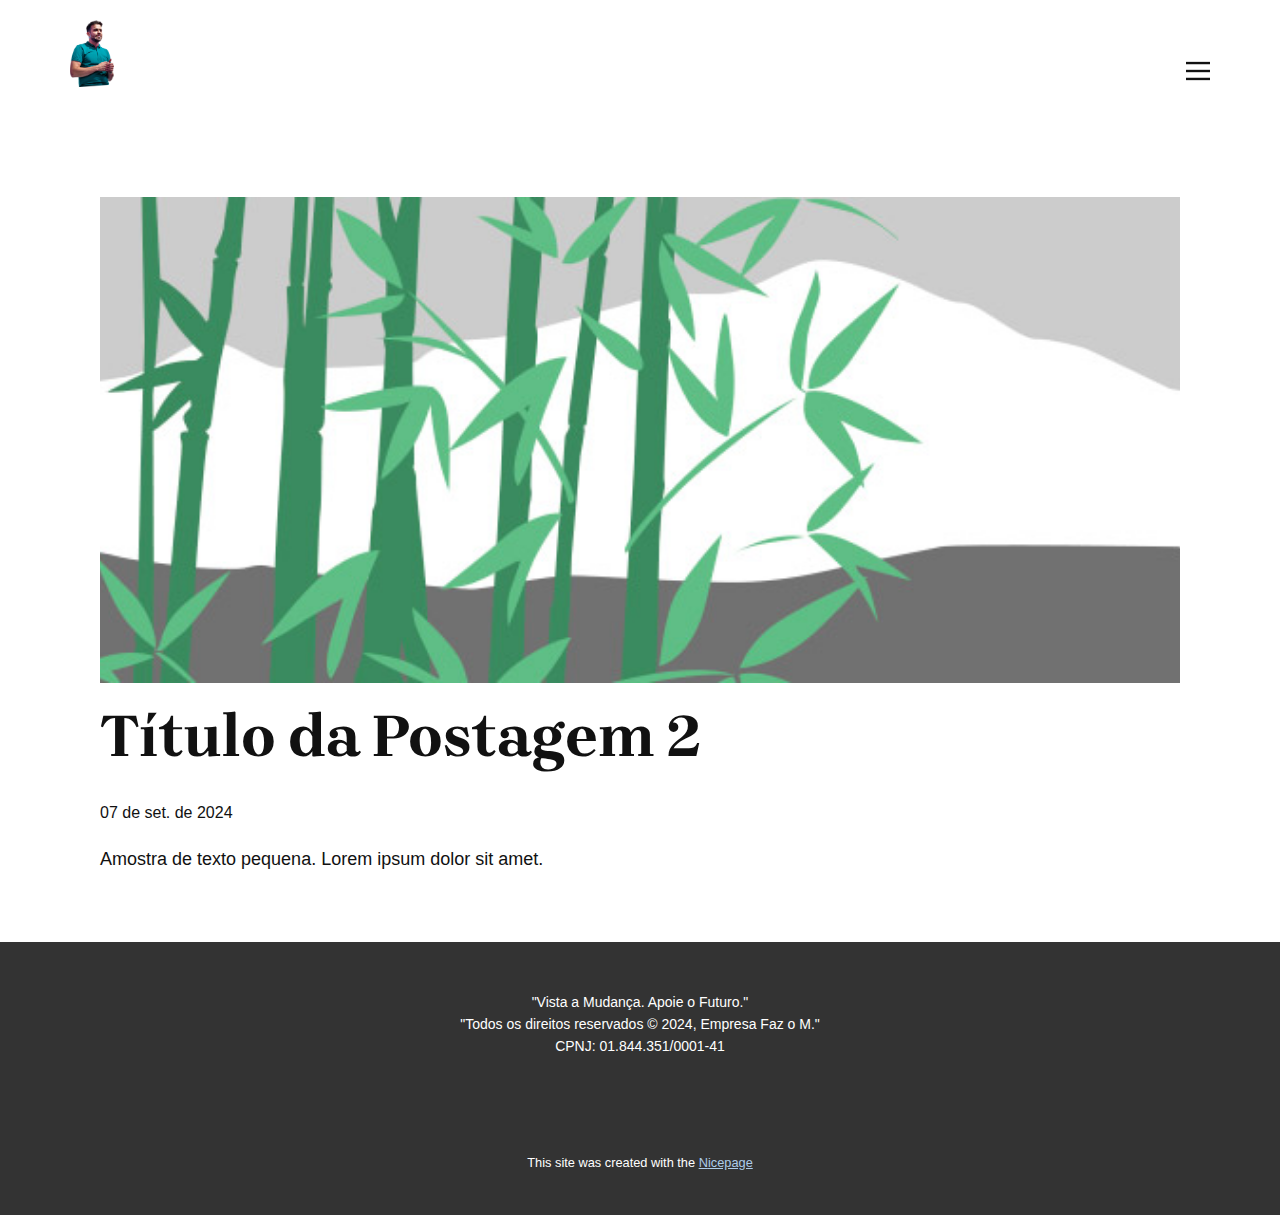
<file: blog/post-1.html>
<!DOCTYPE html>
<html style="font-size: 16px;" lang="pt"><head>
    <meta name="viewport" content="width=device-width, initial-scale=1.0">
    <meta charset="utf-8">
    <meta name="keywords" content="Título da Postagem 1">
    <meta name="description" content="">
    <title>Título da Postagem 2</title>
    <link rel="stylesheet" href="../nicepage.css" media="screen">
<link rel="stylesheet" href="../Post-Template.css" media="screen">
    <script class="u-script" type="text/javascript" src="../jquery.js" defer=""></script>
    <script class="u-script" type="text/javascript" src="../nicepage.js" defer=""></script>
    <meta name="generator" content="Nicepage 6.16.5, nicepage.com">
    <link id="u-theme-google-font" rel="stylesheet" href="https://fonts.googleapis.com/css?family=Brygada+1918:400,400i,500,500i,600,600i,700,700i">
    
    
    
    <script type="application/ld+json">{
		"@context": "http://schema.org",
		"@type": "Organization",
		"name": "",
		"logo": "images/PABLO-01.webp"
}</script>
    <meta name="theme-color" content="#478ac9">
  <meta data-intl-tel-input-cdn-path="intlTelInput/"></head>
  <body data-path-to-root="./" data-include-products="false" class="u-body u-xl-mode" data-lang="pt"><header class="u-clearfix u-header u-header" id="sec-00be"><div class="u-clearfix u-sheet u-sheet-1">
        <a href="#" class="u-image u-logo u-image-1" data-image-width="991" data-image-height="1499">
          <img src="../images/PABLO-01.webp" class="u-logo-image u-logo-image-1">
        </a>
        <nav class="u-align-left u-font-size-14 u-menu u-menu-hamburger u-nav-spacing-25 u-offcanvas u-menu-1" data-responsive-from="XL">
          <div class="menu-collapse">
            <a class="u-button-style u-nav-link" href="#" style="padding: 4px 0px; font-size: calc(1em + 8px);">
              <svg class="u-svg-link" preserveAspectRatio="xMidYMin slice" viewBox="0 0 302 302" style=""><use xmlns:xlink="http://www.w3.org/1999/xlink" xlink:href="#svg-7b92"></use></svg>
              <svg xmlns="http://www.w3.org/2000/svg" xmlns:xlink="http://www.w3.org/1999/xlink" version="1.1" id="svg-7b92" x="0px" y="0px" viewBox="0 0 302 302" style="enable-background:new 0 0 302 302;" xml:space="preserve" class="u-svg-content"><g><rect y="36" width="302" height="30"></rect><rect y="236" width="302" height="30"></rect><rect y="136" width="302" height="30"></rect>
</g><g></g><g></g><g></g><g></g><g></g><g></g><g></g><g></g><g></g><g></g><g></g><g></g><g></g><g></g><g></g></svg>
            </a>
          </div>
          <div class="u-custom-menu u-nav-container">
            <ul class="u-nav u-unstyled u-nav-1"><li class="u-nav-item"><a class="u-button-style u-nav-link u-text-active-palette-1-base u-text-hover-palette-2-base" href="../" style="padding: 10px 20px;">Página Inicial</a>
</li><li class="u-nav-item"><a class="u-button-style u-nav-link u-text-active-palette-1-base u-text-hover-palette-2-base" href="#" style="padding: 10px 20px;">Landing</a>
</li><li class="u-nav-item"><a class="u-button-style u-nav-link u-text-active-palette-1-base u-text-hover-palette-2-base" href="#" style="padding: 10px 20px;">Equipe</a>
</li><li class="u-nav-item"><a class="u-button-style u-nav-link u-text-active-palette-1-base u-text-hover-palette-2-base" href="../Sobre.html" style="padding: 10px 20px;">Sobre</a>
</li></ul>
          </div>
          <div class="u-custom-menu u-nav-container-collapse">
            <div class="u-align-center u-black u-container-align-center u-container-style u-inner-container-layout u-opacity u-opacity-95 u-sidenav">
              <div class="u-inner-container-layout u-sidenav-overflow">
                <div class="u-menu-close"></div>
                <ul class="u-align-center u-nav u-popupmenu-items u-unstyled u-nav-2"><li class="u-nav-item"><a class="u-button-style u-nav-link" href="../">Página Inicial</a>
</li><li class="u-nav-item"><a class="u-button-style u-nav-link" href="#">Landing</a>
</li><li class="u-nav-item"><a class="u-button-style u-nav-link" href="#">Equipe</a>
</li><li class="u-nav-item"><a class="u-button-style u-nav-link" href="../Sobre.html">Sobre</a>
</li></ul>
              </div>
            </div>
            <div class="u-black u-menu-overlay u-opacity u-opacity-70"></div>
          </div>
        </nav>
      </div></header>
    <section class="u-align-center u-clearfix u-section-1" id="sec-69a9">
      <div class="u-clearfix u-sheet u-valign-middle-md u-valign-middle-sm u-valign-middle-xs u-sheet-1"><!--post_details--><!--post_details_options_json--><!--{"source":""}--><!--/post_details_options_json--><!--blog_post-->
        <div class="u-container-style u-expanded-width u-post-details u-post-details-1">
          <div class="u-container-layout u-valign-middle u-container-layout-1"><!--blog_post_image-->
            <img alt="" class="u-blog-control u-expanded-width u-image u-image-default u-image-1" src="../images/68f64b9d.jpeg"><!--/blog_post_image--><!--blog_post_header-->
            <h2 class="u-blog-control u-text u-text-1">Título da Postagem 2</h2><!--/blog_post_header--><!--blog_post_metadata-->
            <div class="u-blog-control u-metadata u-metadata-1"><!--blog_post_metadata_date-->
              <span class="u-meta-date u-meta-icon">07 de set. de 2024</span><!--/blog_post_metadata_date--><!--blog_post_metadata_category-->
              <!--/blog_post_metadata_category--><!--blog_post_metadata_comments-->
              <!--/blog_post_metadata_comments-->
            </div><!--/blog_post_metadata--><!--blog_post_content-->
            <div class="u-align-justify u-blog-control u-post-content u-text u-text-2 fr-view">
  Amostra de texto pequena. Lorem ipsum dolor sit amet.
  </div><!--/blog_post_content-->
          </div>
        </div><!--/blog_post--><!--/post_details-->
      </div>
    </section>
    
    
    
    <footer class="u-align-center u-clearfix u-container-align-center u-footer u-grey-80 u-footer" id="sec-690a"><div class="u-clearfix u-sheet u-sheet-1">
        <p class="u-small-text u-text u-text-variant u-text-1">"Vista a Mudança. Apoie o Futuro." <br>"Todos os direitos reservados © 2024, Empresa Faz o M." CPNJ:&nbsp;01.844.351/0001-41<br>
        </p>
      </div></footer>
    <section class="u-backlink u-clearfix u-grey-80">
      <p class="u-text">
        <span>This site was created with the </span>
        <a class="u-link" href="https://nicepage.com/" target="_blank" rel="nofollow">
          <span>Nicepage</span>
        </a>
      </p>
    </section>
  
</body></html>
</file>
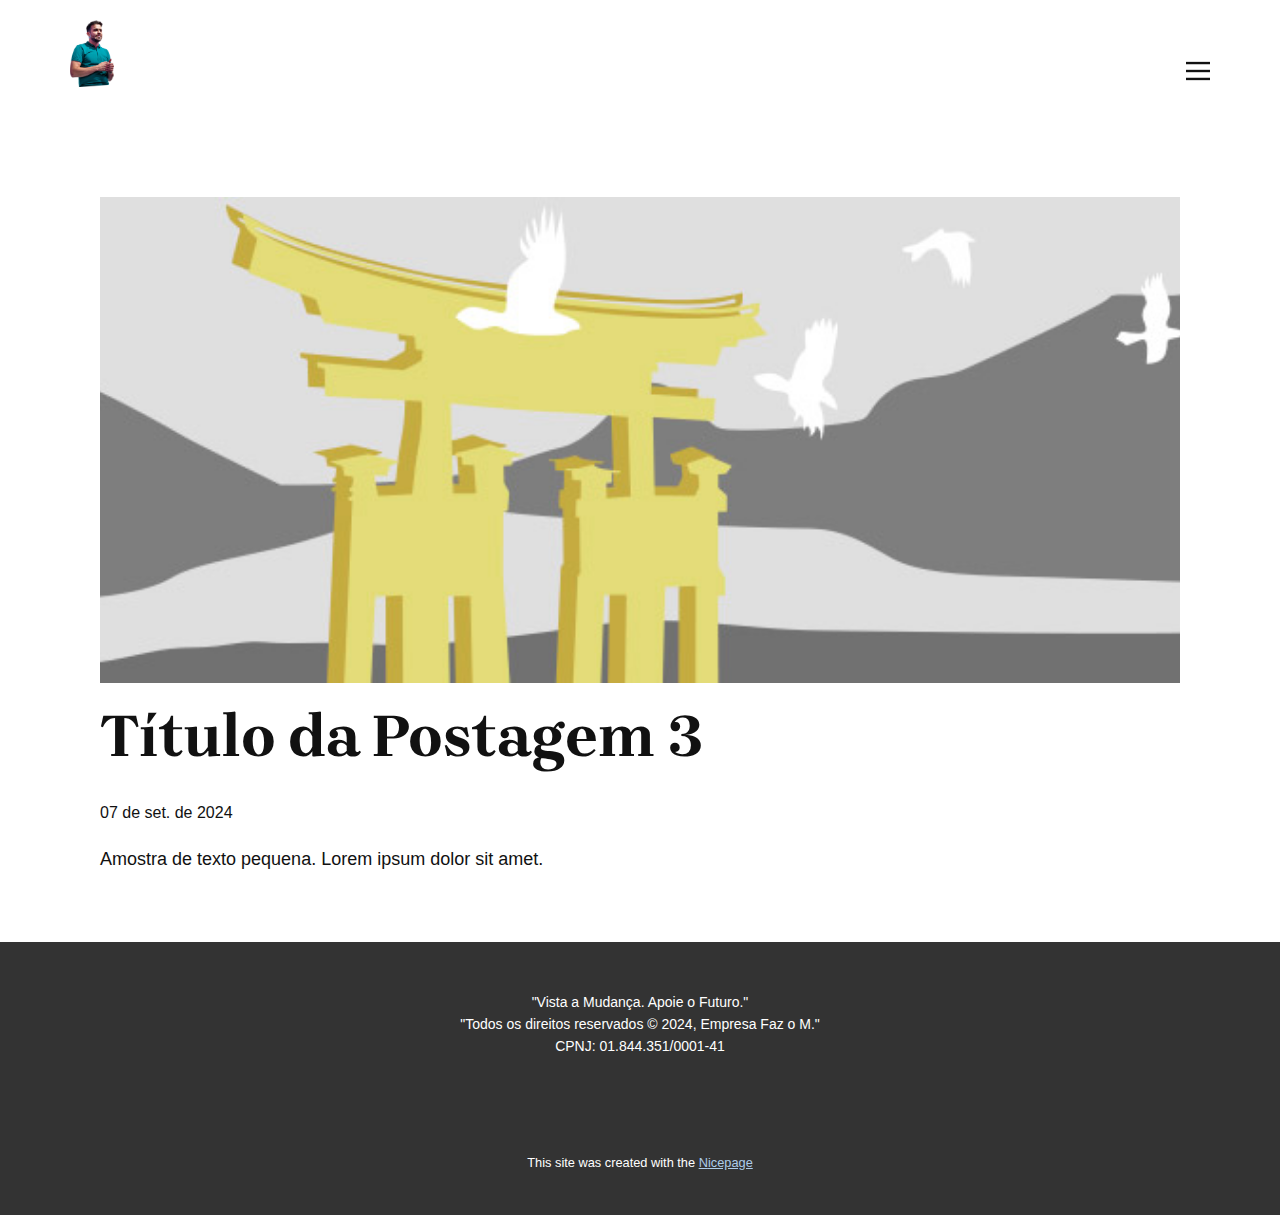
<file: blog/post-2.html>
<!DOCTYPE html>
<html style="font-size: 16px;" lang="pt"><head>
    <meta name="viewport" content="width=device-width, initial-scale=1.0">
    <meta charset="utf-8">
    <meta name="keywords" content="Título da Postagem 1">
    <meta name="description" content="">
    <title>Título da Postagem 3</title>
    <link rel="stylesheet" href="../nicepage.css" media="screen">
<link rel="stylesheet" href="../Post-Template.css" media="screen">
    <script class="u-script" type="text/javascript" src="../jquery.js" defer=""></script>
    <script class="u-script" type="text/javascript" src="../nicepage.js" defer=""></script>
    <meta name="generator" content="Nicepage 6.16.5, nicepage.com">
    <link id="u-theme-google-font" rel="stylesheet" href="https://fonts.googleapis.com/css?family=Brygada+1918:400,400i,500,500i,600,600i,700,700i">
    
    
    
    <script type="application/ld+json">{
		"@context": "http://schema.org",
		"@type": "Organization",
		"name": "",
		"logo": "images/PABLO-01.webp"
}</script>
    <meta name="theme-color" content="#478ac9">
  <meta data-intl-tel-input-cdn-path="intlTelInput/"></head>
  <body data-path-to-root="./" data-include-products="false" class="u-body u-xl-mode" data-lang="pt"><header class="u-clearfix u-header u-header" id="sec-00be"><div class="u-clearfix u-sheet u-sheet-1">
        <a href="#" class="u-image u-logo u-image-1" data-image-width="991" data-image-height="1499">
          <img src="../images/PABLO-01.webp" class="u-logo-image u-logo-image-1">
        </a>
        <nav class="u-align-left u-font-size-14 u-menu u-menu-hamburger u-nav-spacing-25 u-offcanvas u-menu-1" data-responsive-from="XL">
          <div class="menu-collapse">
            <a class="u-button-style u-nav-link" href="#" style="padding: 4px 0px; font-size: calc(1em + 8px);">
              <svg class="u-svg-link" preserveAspectRatio="xMidYMin slice" viewBox="0 0 302 302" style=""><use xmlns:xlink="http://www.w3.org/1999/xlink" xlink:href="#svg-7b92"></use></svg>
              <svg xmlns="http://www.w3.org/2000/svg" xmlns:xlink="http://www.w3.org/1999/xlink" version="1.1" id="svg-7b92" x="0px" y="0px" viewBox="0 0 302 302" style="enable-background:new 0 0 302 302;" xml:space="preserve" class="u-svg-content"><g><rect y="36" width="302" height="30"></rect><rect y="236" width="302" height="30"></rect><rect y="136" width="302" height="30"></rect>
</g><g></g><g></g><g></g><g></g><g></g><g></g><g></g><g></g><g></g><g></g><g></g><g></g><g></g><g></g><g></g></svg>
            </a>
          </div>
          <div class="u-custom-menu u-nav-container">
            <ul class="u-nav u-unstyled u-nav-1"><li class="u-nav-item"><a class="u-button-style u-nav-link u-text-active-palette-1-base u-text-hover-palette-2-base" href="../" style="padding: 10px 20px;">Página Inicial</a>
</li><li class="u-nav-item"><a class="u-button-style u-nav-link u-text-active-palette-1-base u-text-hover-palette-2-base" href="#" style="padding: 10px 20px;">Landing</a>
</li><li class="u-nav-item"><a class="u-button-style u-nav-link u-text-active-palette-1-base u-text-hover-palette-2-base" href="#" style="padding: 10px 20px;">Equipe</a>
</li><li class="u-nav-item"><a class="u-button-style u-nav-link u-text-active-palette-1-base u-text-hover-palette-2-base" href="../Sobre.html" style="padding: 10px 20px;">Sobre</a>
</li></ul>
          </div>
          <div class="u-custom-menu u-nav-container-collapse">
            <div class="u-align-center u-black u-container-align-center u-container-style u-inner-container-layout u-opacity u-opacity-95 u-sidenav">
              <div class="u-inner-container-layout u-sidenav-overflow">
                <div class="u-menu-close"></div>
                <ul class="u-align-center u-nav u-popupmenu-items u-unstyled u-nav-2"><li class="u-nav-item"><a class="u-button-style u-nav-link" href="../">Página Inicial</a>
</li><li class="u-nav-item"><a class="u-button-style u-nav-link" href="#">Landing</a>
</li><li class="u-nav-item"><a class="u-button-style u-nav-link" href="#">Equipe</a>
</li><li class="u-nav-item"><a class="u-button-style u-nav-link" href="../Sobre.html">Sobre</a>
</li></ul>
              </div>
            </div>
            <div class="u-black u-menu-overlay u-opacity u-opacity-70"></div>
          </div>
        </nav>
      </div></header>
    <section class="u-align-center u-clearfix u-section-1" id="sec-69a9">
      <div class="u-clearfix u-sheet u-valign-middle-md u-valign-middle-sm u-valign-middle-xs u-sheet-1"><!--post_details--><!--post_details_options_json--><!--{"source":""}--><!--/post_details_options_json--><!--blog_post-->
        <div class="u-container-style u-expanded-width u-post-details u-post-details-1">
          <div class="u-container-layout u-valign-middle u-container-layout-1"><!--blog_post_image-->
            <img alt="" class="u-blog-control u-expanded-width u-image u-image-default u-image-1" src="../images/8ad73f3c.jpeg"><!--/blog_post_image--><!--blog_post_header-->
            <h2 class="u-blog-control u-text u-text-1">Título da Postagem 3</h2><!--/blog_post_header--><!--blog_post_metadata-->
            <div class="u-blog-control u-metadata u-metadata-1"><!--blog_post_metadata_date-->
              <span class="u-meta-date u-meta-icon">07 de set. de 2024</span><!--/blog_post_metadata_date--><!--blog_post_metadata_category-->
              <!--/blog_post_metadata_category--><!--blog_post_metadata_comments-->
              <!--/blog_post_metadata_comments-->
            </div><!--/blog_post_metadata--><!--blog_post_content-->
            <div class="u-align-justify u-blog-control u-post-content u-text u-text-2 fr-view">
  Amostra de texto pequena. Lorem ipsum dolor sit amet.
  </div><!--/blog_post_content-->
          </div>
        </div><!--/blog_post--><!--/post_details-->
      </div>
    </section>
    
    
    
    <footer class="u-align-center u-clearfix u-container-align-center u-footer u-grey-80 u-footer" id="sec-690a"><div class="u-clearfix u-sheet u-sheet-1">
        <p class="u-small-text u-text u-text-variant u-text-1">"Vista a Mudança. Apoie o Futuro." <br>"Todos os direitos reservados © 2024, Empresa Faz o M." CPNJ:&nbsp;01.844.351/0001-41<br>
        </p>
      </div></footer>
    <section class="u-backlink u-clearfix u-grey-80">
      <p class="u-text">
        <span>This site was created with the </span>
        <a class="u-link" href="https://nicepage.com/" target="_blank" rel="nofollow">
          <span>Nicepage</span>
        </a>
      </p>
    </section>
  
</body></html>
</file>
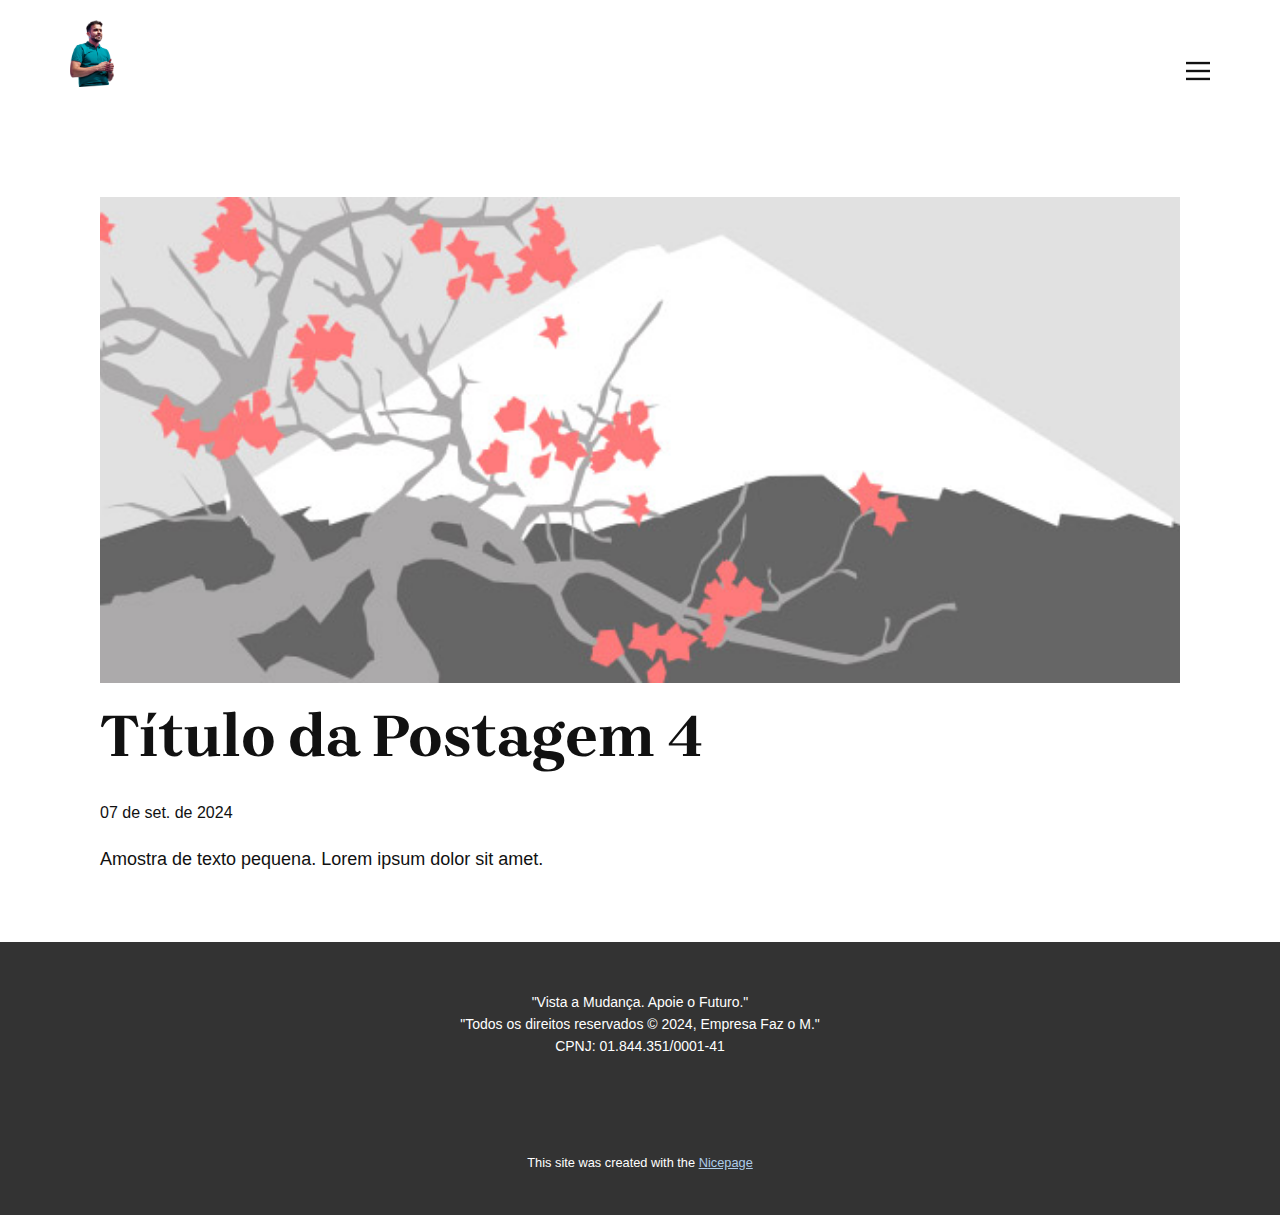
<file: blog/post-3.html>
<!DOCTYPE html>
<html style="font-size: 16px;" lang="pt"><head>
    <meta name="viewport" content="width=device-width, initial-scale=1.0">
    <meta charset="utf-8">
    <meta name="keywords" content="Título da Postagem 1">
    <meta name="description" content="">
    <title>Título da Postagem 4</title>
    <link rel="stylesheet" href="../nicepage.css" media="screen">
<link rel="stylesheet" href="../Post-Template.css" media="screen">
    <script class="u-script" type="text/javascript" src="../jquery.js" defer=""></script>
    <script class="u-script" type="text/javascript" src="../nicepage.js" defer=""></script>
    <meta name="generator" content="Nicepage 6.16.5, nicepage.com">
    <link id="u-theme-google-font" rel="stylesheet" href="https://fonts.googleapis.com/css?family=Brygada+1918:400,400i,500,500i,600,600i,700,700i">
    
    
    
    <script type="application/ld+json">{
		"@context": "http://schema.org",
		"@type": "Organization",
		"name": "",
		"logo": "images/PABLO-01.webp"
}</script>
    <meta name="theme-color" content="#478ac9">
  <meta data-intl-tel-input-cdn-path="intlTelInput/"></head>
  <body data-path-to-root="./" data-include-products="false" class="u-body u-xl-mode" data-lang="pt"><header class="u-clearfix u-header u-header" id="sec-00be"><div class="u-clearfix u-sheet u-sheet-1">
        <a href="#" class="u-image u-logo u-image-1" data-image-width="991" data-image-height="1499">
          <img src="../images/PABLO-01.webp" class="u-logo-image u-logo-image-1">
        </a>
        <nav class="u-align-left u-font-size-14 u-menu u-menu-hamburger u-nav-spacing-25 u-offcanvas u-menu-1" data-responsive-from="XL">
          <div class="menu-collapse">
            <a class="u-button-style u-nav-link" href="#" style="padding: 4px 0px; font-size: calc(1em + 8px);">
              <svg class="u-svg-link" preserveAspectRatio="xMidYMin slice" viewBox="0 0 302 302" style=""><use xmlns:xlink="http://www.w3.org/1999/xlink" xlink:href="#svg-7b92"></use></svg>
              <svg xmlns="http://www.w3.org/2000/svg" xmlns:xlink="http://www.w3.org/1999/xlink" version="1.1" id="svg-7b92" x="0px" y="0px" viewBox="0 0 302 302" style="enable-background:new 0 0 302 302;" xml:space="preserve" class="u-svg-content"><g><rect y="36" width="302" height="30"></rect><rect y="236" width="302" height="30"></rect><rect y="136" width="302" height="30"></rect>
</g><g></g><g></g><g></g><g></g><g></g><g></g><g></g><g></g><g></g><g></g><g></g><g></g><g></g><g></g><g></g></svg>
            </a>
          </div>
          <div class="u-custom-menu u-nav-container">
            <ul class="u-nav u-unstyled u-nav-1"><li class="u-nav-item"><a class="u-button-style u-nav-link u-text-active-palette-1-base u-text-hover-palette-2-base" href="../" style="padding: 10px 20px;">Página Inicial</a>
</li><li class="u-nav-item"><a class="u-button-style u-nav-link u-text-active-palette-1-base u-text-hover-palette-2-base" href="#" style="padding: 10px 20px;">Landing</a>
</li><li class="u-nav-item"><a class="u-button-style u-nav-link u-text-active-palette-1-base u-text-hover-palette-2-base" href="#" style="padding: 10px 20px;">Equipe</a>
</li><li class="u-nav-item"><a class="u-button-style u-nav-link u-text-active-palette-1-base u-text-hover-palette-2-base" href="../Sobre.html" style="padding: 10px 20px;">Sobre</a>
</li></ul>
          </div>
          <div class="u-custom-menu u-nav-container-collapse">
            <div class="u-align-center u-black u-container-align-center u-container-style u-inner-container-layout u-opacity u-opacity-95 u-sidenav">
              <div class="u-inner-container-layout u-sidenav-overflow">
                <div class="u-menu-close"></div>
                <ul class="u-align-center u-nav u-popupmenu-items u-unstyled u-nav-2"><li class="u-nav-item"><a class="u-button-style u-nav-link" href="../">Página Inicial</a>
</li><li class="u-nav-item"><a class="u-button-style u-nav-link" href="#">Landing</a>
</li><li class="u-nav-item"><a class="u-button-style u-nav-link" href="#">Equipe</a>
</li><li class="u-nav-item"><a class="u-button-style u-nav-link" href="../Sobre.html">Sobre</a>
</li></ul>
              </div>
            </div>
            <div class="u-black u-menu-overlay u-opacity u-opacity-70"></div>
          </div>
        </nav>
      </div></header>
    <section class="u-align-center u-clearfix u-section-1" id="sec-69a9">
      <div class="u-clearfix u-sheet u-valign-middle-md u-valign-middle-sm u-valign-middle-xs u-sheet-1"><!--post_details--><!--post_details_options_json--><!--{"source":""}--><!--/post_details_options_json--><!--blog_post-->
        <div class="u-container-style u-expanded-width u-post-details u-post-details-1">
          <div class="u-container-layout u-valign-middle u-container-layout-1"><!--blog_post_image-->
            <img alt="" class="u-blog-control u-expanded-width u-image u-image-default u-image-1" src="../images/0fd3416c.jpeg"><!--/blog_post_image--><!--blog_post_header-->
            <h2 class="u-blog-control u-text u-text-1">Título da Postagem 4</h2><!--/blog_post_header--><!--blog_post_metadata-->
            <div class="u-blog-control u-metadata u-metadata-1"><!--blog_post_metadata_date-->
              <span class="u-meta-date u-meta-icon">07 de set. de 2024</span><!--/blog_post_metadata_date--><!--blog_post_metadata_category-->
              <!--/blog_post_metadata_category--><!--blog_post_metadata_comments-->
              <!--/blog_post_metadata_comments-->
            </div><!--/blog_post_metadata--><!--blog_post_content-->
            <div class="u-align-justify u-blog-control u-post-content u-text u-text-2 fr-view">
  Amostra de texto pequena. Lorem ipsum dolor sit amet.
  </div><!--/blog_post_content-->
          </div>
        </div><!--/blog_post--><!--/post_details-->
      </div>
    </section>
    
    
    
    <footer class="u-align-center u-clearfix u-container-align-center u-footer u-grey-80 u-footer" id="sec-690a"><div class="u-clearfix u-sheet u-sheet-1">
        <p class="u-small-text u-text u-text-variant u-text-1">"Vista a Mudança. Apoie o Futuro." <br>"Todos os direitos reservados © 2024, Empresa Faz o M." CPNJ:&nbsp;01.844.351/0001-41<br>
        </p>
      </div></footer>
    <section class="u-backlink u-clearfix u-grey-80">
      <p class="u-text">
        <span>This site was created with the </span>
        <a class="u-link" href="https://nicepage.com/" target="_blank" rel="nofollow">
          <span>Nicepage</span>
        </a>
      </p>
    </section>
  
</body></html>
</file>
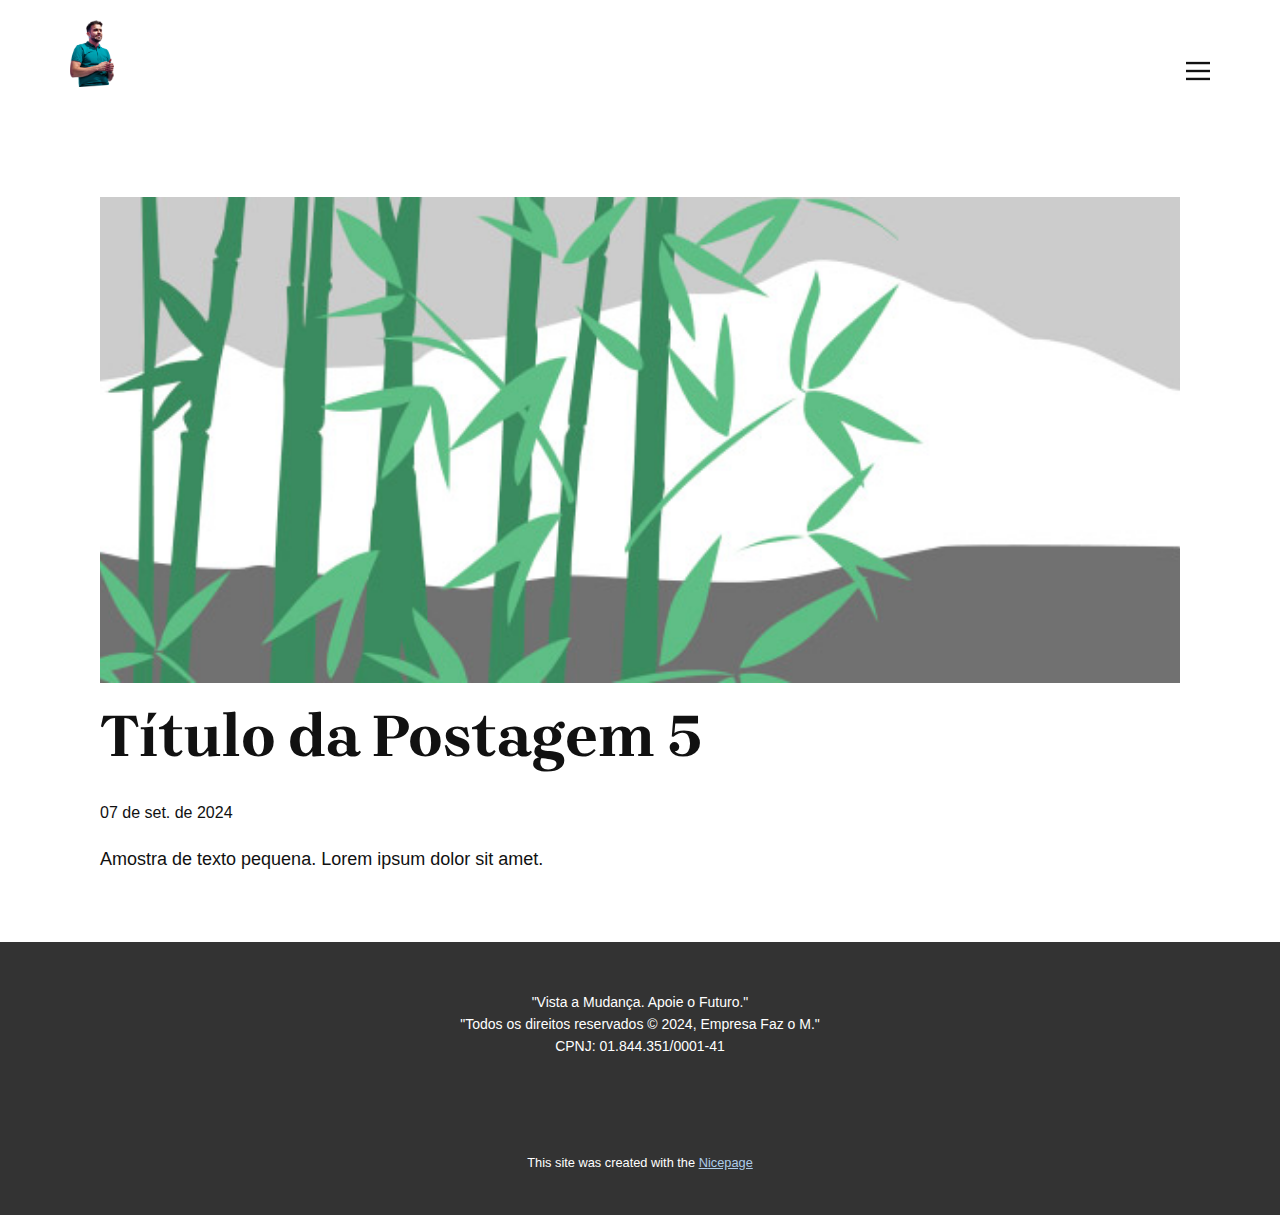
<file: blog/post-4.html>
<!DOCTYPE html>
<html style="font-size: 16px;" lang="pt"><head>
    <meta name="viewport" content="width=device-width, initial-scale=1.0">
    <meta charset="utf-8">
    <meta name="keywords" content="Título da Postagem 1">
    <meta name="description" content="">
    <title>Título da Postagem 5</title>
    <link rel="stylesheet" href="../nicepage.css" media="screen">
<link rel="stylesheet" href="../Post-Template.css" media="screen">
    <script class="u-script" type="text/javascript" src="../jquery.js" defer=""></script>
    <script class="u-script" type="text/javascript" src="../nicepage.js" defer=""></script>
    <meta name="generator" content="Nicepage 6.16.5, nicepage.com">
    <link id="u-theme-google-font" rel="stylesheet" href="https://fonts.googleapis.com/css?family=Brygada+1918:400,400i,500,500i,600,600i,700,700i">
    
    
    
    <script type="application/ld+json">{
		"@context": "http://schema.org",
		"@type": "Organization",
		"name": "",
		"logo": "images/PABLO-01.webp"
}</script>
    <meta name="theme-color" content="#478ac9">
  <meta data-intl-tel-input-cdn-path="intlTelInput/"></head>
  <body data-path-to-root="./" data-include-products="false" class="u-body u-xl-mode" data-lang="pt"><header class="u-clearfix u-header u-header" id="sec-00be"><div class="u-clearfix u-sheet u-sheet-1">
        <a href="#" class="u-image u-logo u-image-1" data-image-width="991" data-image-height="1499">
          <img src="../images/PABLO-01.webp" class="u-logo-image u-logo-image-1">
        </a>
        <nav class="u-align-left u-font-size-14 u-menu u-menu-hamburger u-nav-spacing-25 u-offcanvas u-menu-1" data-responsive-from="XL">
          <div class="menu-collapse">
            <a class="u-button-style u-nav-link" href="#" style="padding: 4px 0px; font-size: calc(1em + 8px);">
              <svg class="u-svg-link" preserveAspectRatio="xMidYMin slice" viewBox="0 0 302 302" style=""><use xmlns:xlink="http://www.w3.org/1999/xlink" xlink:href="#svg-7b92"></use></svg>
              <svg xmlns="http://www.w3.org/2000/svg" xmlns:xlink="http://www.w3.org/1999/xlink" version="1.1" id="svg-7b92" x="0px" y="0px" viewBox="0 0 302 302" style="enable-background:new 0 0 302 302;" xml:space="preserve" class="u-svg-content"><g><rect y="36" width="302" height="30"></rect><rect y="236" width="302" height="30"></rect><rect y="136" width="302" height="30"></rect>
</g><g></g><g></g><g></g><g></g><g></g><g></g><g></g><g></g><g></g><g></g><g></g><g></g><g></g><g></g><g></g></svg>
            </a>
          </div>
          <div class="u-custom-menu u-nav-container">
            <ul class="u-nav u-unstyled u-nav-1"><li class="u-nav-item"><a class="u-button-style u-nav-link u-text-active-palette-1-base u-text-hover-palette-2-base" href="../" style="padding: 10px 20px;">Página Inicial</a>
</li><li class="u-nav-item"><a class="u-button-style u-nav-link u-text-active-palette-1-base u-text-hover-palette-2-base" href="#" style="padding: 10px 20px;">Landing</a>
</li><li class="u-nav-item"><a class="u-button-style u-nav-link u-text-active-palette-1-base u-text-hover-palette-2-base" href="#" style="padding: 10px 20px;">Equipe</a>
</li><li class="u-nav-item"><a class="u-button-style u-nav-link u-text-active-palette-1-base u-text-hover-palette-2-base" href="../Sobre.html" style="padding: 10px 20px;">Sobre</a>
</li></ul>
          </div>
          <div class="u-custom-menu u-nav-container-collapse">
            <div class="u-align-center u-black u-container-align-center u-container-style u-inner-container-layout u-opacity u-opacity-95 u-sidenav">
              <div class="u-inner-container-layout u-sidenav-overflow">
                <div class="u-menu-close"></div>
                <ul class="u-align-center u-nav u-popupmenu-items u-unstyled u-nav-2"><li class="u-nav-item"><a class="u-button-style u-nav-link" href="../">Página Inicial</a>
</li><li class="u-nav-item"><a class="u-button-style u-nav-link" href="#">Landing</a>
</li><li class="u-nav-item"><a class="u-button-style u-nav-link" href="#">Equipe</a>
</li><li class="u-nav-item"><a class="u-button-style u-nav-link" href="../Sobre.html">Sobre</a>
</li></ul>
              </div>
            </div>
            <div class="u-black u-menu-overlay u-opacity u-opacity-70"></div>
          </div>
        </nav>
      </div></header>
    <section class="u-align-center u-clearfix u-section-1" id="sec-69a9">
      <div class="u-clearfix u-sheet u-valign-middle-md u-valign-middle-sm u-valign-middle-xs u-sheet-1"><!--post_details--><!--post_details_options_json--><!--{"source":""}--><!--/post_details_options_json--><!--blog_post-->
        <div class="u-container-style u-expanded-width u-post-details u-post-details-1">
          <div class="u-container-layout u-valign-middle u-container-layout-1"><!--blog_post_image-->
            <img alt="" class="u-blog-control u-expanded-width u-image u-image-default u-image-1" src="../images/68f64b9d.jpeg"><!--/blog_post_image--><!--blog_post_header-->
            <h2 class="u-blog-control u-text u-text-1">Título da Postagem 5</h2><!--/blog_post_header--><!--blog_post_metadata-->
            <div class="u-blog-control u-metadata u-metadata-1"><!--blog_post_metadata_date-->
              <span class="u-meta-date u-meta-icon">07 de set. de 2024</span><!--/blog_post_metadata_date--><!--blog_post_metadata_category-->
              <!--/blog_post_metadata_category--><!--blog_post_metadata_comments-->
              <!--/blog_post_metadata_comments-->
            </div><!--/blog_post_metadata--><!--blog_post_content-->
            <div class="u-align-justify u-blog-control u-post-content u-text u-text-2 fr-view">
  Amostra de texto pequena. Lorem ipsum dolor sit amet.
  </div><!--/blog_post_content-->
          </div>
        </div><!--/blog_post--><!--/post_details-->
      </div>
    </section>
    
    
    
    <footer class="u-align-center u-clearfix u-container-align-center u-footer u-grey-80 u-footer" id="sec-690a"><div class="u-clearfix u-sheet u-sheet-1">
        <p class="u-small-text u-text u-text-variant u-text-1">"Vista a Mudança. Apoie o Futuro." <br>"Todos os direitos reservados © 2024, Empresa Faz o M." CPNJ:&nbsp;01.844.351/0001-41<br>
        </p>
      </div></footer>
    <section class="u-backlink u-clearfix u-grey-80">
      <p class="u-text">
        <span>This site was created with the </span>
        <a class="u-link" href="https://nicepage.com/" target="_blank" rel="nofollow">
          <span>Nicepage</span>
        </a>
      </p>
    </section>
  
</body></html>
</file>
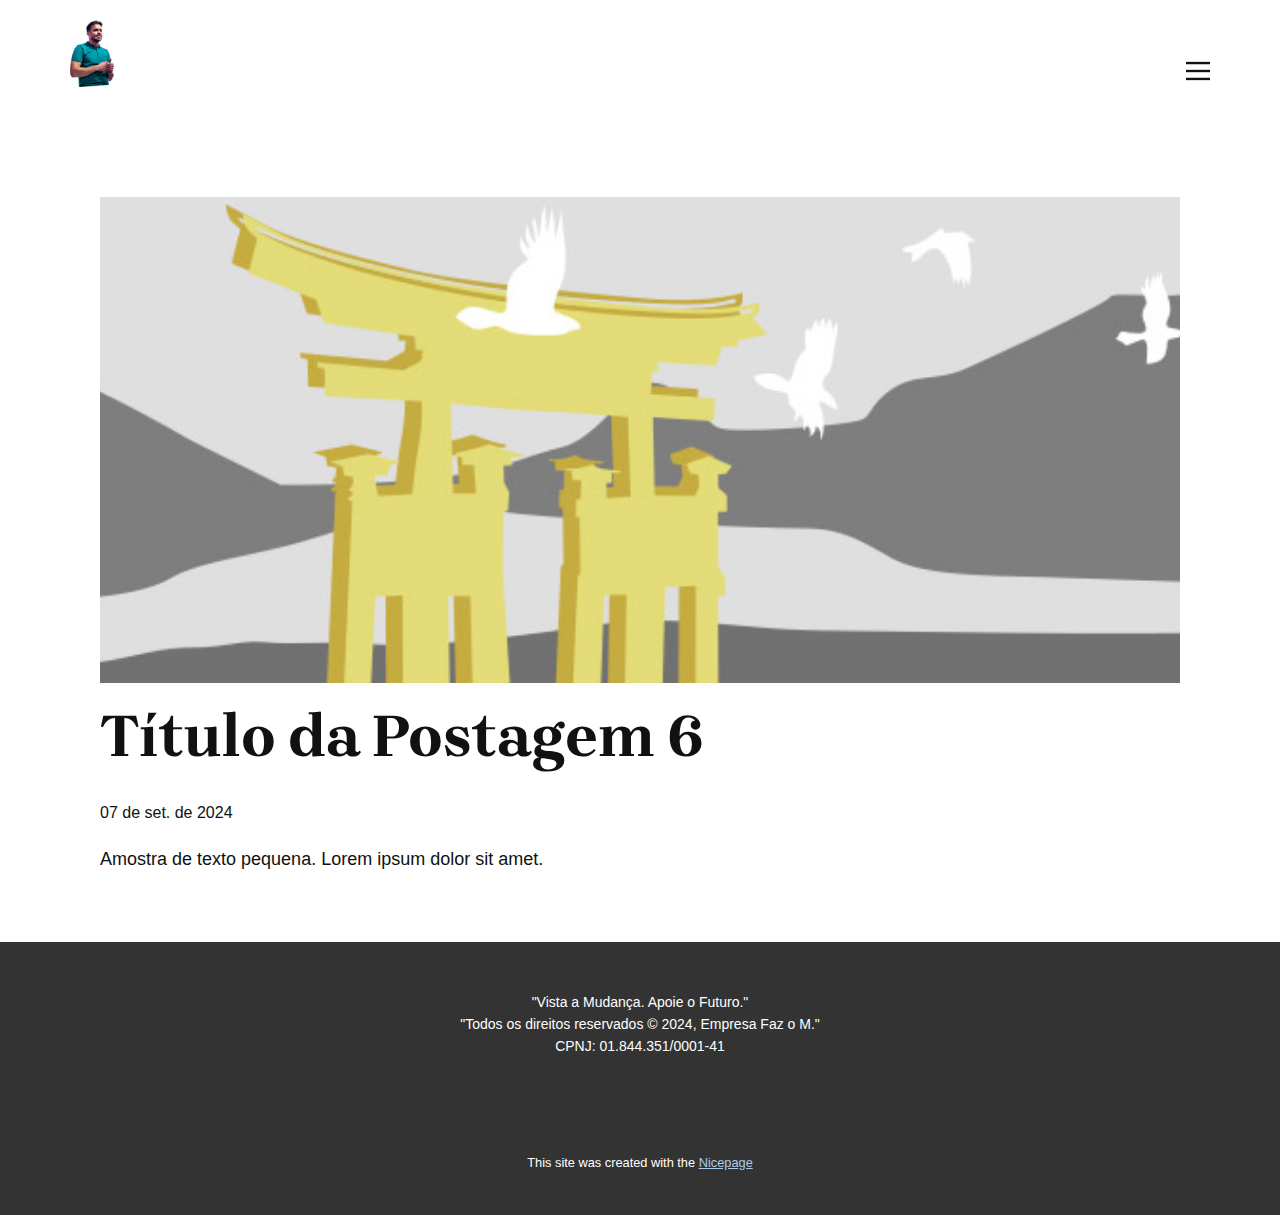
<file: blog/post-5.html>
<!DOCTYPE html>
<html style="font-size: 16px;" lang="pt"><head>
    <meta name="viewport" content="width=device-width, initial-scale=1.0">
    <meta charset="utf-8">
    <meta name="keywords" content="Título da Postagem 1">
    <meta name="description" content="">
    <title>Título da Postagem 6</title>
    <link rel="stylesheet" href="../nicepage.css" media="screen">
<link rel="stylesheet" href="../Post-Template.css" media="screen">
    <script class="u-script" type="text/javascript" src="../jquery.js" defer=""></script>
    <script class="u-script" type="text/javascript" src="../nicepage.js" defer=""></script>
    <meta name="generator" content="Nicepage 6.16.5, nicepage.com">
    <link id="u-theme-google-font" rel="stylesheet" href="https://fonts.googleapis.com/css?family=Brygada+1918:400,400i,500,500i,600,600i,700,700i">
    
    
    
    <script type="application/ld+json">{
		"@context": "http://schema.org",
		"@type": "Organization",
		"name": "",
		"logo": "images/PABLO-01.webp"
}</script>
    <meta name="theme-color" content="#478ac9">
  <meta data-intl-tel-input-cdn-path="intlTelInput/"></head>
  <body data-path-to-root="./" data-include-products="false" class="u-body u-xl-mode" data-lang="pt"><header class="u-clearfix u-header u-header" id="sec-00be"><div class="u-clearfix u-sheet u-sheet-1">
        <a href="#" class="u-image u-logo u-image-1" data-image-width="991" data-image-height="1499">
          <img src="../images/PABLO-01.webp" class="u-logo-image u-logo-image-1">
        </a>
        <nav class="u-align-left u-font-size-14 u-menu u-menu-hamburger u-nav-spacing-25 u-offcanvas u-menu-1" data-responsive-from="XL">
          <div class="menu-collapse">
            <a class="u-button-style u-nav-link" href="#" style="padding: 4px 0px; font-size: calc(1em + 8px);">
              <svg class="u-svg-link" preserveAspectRatio="xMidYMin slice" viewBox="0 0 302 302" style=""><use xmlns:xlink="http://www.w3.org/1999/xlink" xlink:href="#svg-7b92"></use></svg>
              <svg xmlns="http://www.w3.org/2000/svg" xmlns:xlink="http://www.w3.org/1999/xlink" version="1.1" id="svg-7b92" x="0px" y="0px" viewBox="0 0 302 302" style="enable-background:new 0 0 302 302;" xml:space="preserve" class="u-svg-content"><g><rect y="36" width="302" height="30"></rect><rect y="236" width="302" height="30"></rect><rect y="136" width="302" height="30"></rect>
</g><g></g><g></g><g></g><g></g><g></g><g></g><g></g><g></g><g></g><g></g><g></g><g></g><g></g><g></g><g></g></svg>
            </a>
          </div>
          <div class="u-custom-menu u-nav-container">
            <ul class="u-nav u-unstyled u-nav-1"><li class="u-nav-item"><a class="u-button-style u-nav-link u-text-active-palette-1-base u-text-hover-palette-2-base" href="../" style="padding: 10px 20px;">Página Inicial</a>
</li><li class="u-nav-item"><a class="u-button-style u-nav-link u-text-active-palette-1-base u-text-hover-palette-2-base" href="#" style="padding: 10px 20px;">Landing</a>
</li><li class="u-nav-item"><a class="u-button-style u-nav-link u-text-active-palette-1-base u-text-hover-palette-2-base" href="#" style="padding: 10px 20px;">Equipe</a>
</li><li class="u-nav-item"><a class="u-button-style u-nav-link u-text-active-palette-1-base u-text-hover-palette-2-base" href="../Sobre.html" style="padding: 10px 20px;">Sobre</a>
</li></ul>
          </div>
          <div class="u-custom-menu u-nav-container-collapse">
            <div class="u-align-center u-black u-container-align-center u-container-style u-inner-container-layout u-opacity u-opacity-95 u-sidenav">
              <div class="u-inner-container-layout u-sidenav-overflow">
                <div class="u-menu-close"></div>
                <ul class="u-align-center u-nav u-popupmenu-items u-unstyled u-nav-2"><li class="u-nav-item"><a class="u-button-style u-nav-link" href="../">Página Inicial</a>
</li><li class="u-nav-item"><a class="u-button-style u-nav-link" href="#">Landing</a>
</li><li class="u-nav-item"><a class="u-button-style u-nav-link" href="#">Equipe</a>
</li><li class="u-nav-item"><a class="u-button-style u-nav-link" href="../Sobre.html">Sobre</a>
</li></ul>
              </div>
            </div>
            <div class="u-black u-menu-overlay u-opacity u-opacity-70"></div>
          </div>
        </nav>
      </div></header>
    <section class="u-align-center u-clearfix u-section-1" id="sec-69a9">
      <div class="u-clearfix u-sheet u-valign-middle-md u-valign-middle-sm u-valign-middle-xs u-sheet-1"><!--post_details--><!--post_details_options_json--><!--{"source":""}--><!--/post_details_options_json--><!--blog_post-->
        <div class="u-container-style u-expanded-width u-post-details u-post-details-1">
          <div class="u-container-layout u-valign-middle u-container-layout-1"><!--blog_post_image-->
            <img alt="" class="u-blog-control u-expanded-width u-image u-image-default u-image-1" src="../images/8ad73f3c.jpeg"><!--/blog_post_image--><!--blog_post_header-->
            <h2 class="u-blog-control u-text u-text-1">Título da Postagem 6</h2><!--/blog_post_header--><!--blog_post_metadata-->
            <div class="u-blog-control u-metadata u-metadata-1"><!--blog_post_metadata_date-->
              <span class="u-meta-date u-meta-icon">07 de set. de 2024</span><!--/blog_post_metadata_date--><!--blog_post_metadata_category-->
              <!--/blog_post_metadata_category--><!--blog_post_metadata_comments-->
              <!--/blog_post_metadata_comments-->
            </div><!--/blog_post_metadata--><!--blog_post_content-->
            <div class="u-align-justify u-blog-control u-post-content u-text u-text-2 fr-view">
  Amostra de texto pequena. Lorem ipsum dolor sit amet.
  </div><!--/blog_post_content-->
          </div>
        </div><!--/blog_post--><!--/post_details-->
      </div>
    </section>
    
    
    
    <footer class="u-align-center u-clearfix u-container-align-center u-footer u-grey-80 u-footer" id="sec-690a"><div class="u-clearfix u-sheet u-sheet-1">
        <p class="u-small-text u-text u-text-variant u-text-1">"Vista a Mudança. Apoie o Futuro." <br>"Todos os direitos reservados © 2024, Empresa Faz o M." CPNJ:&nbsp;01.844.351/0001-41<br>
        </p>
      </div></footer>
    <section class="u-backlink u-clearfix u-grey-80">
      <p class="u-text">
        <span>This site was created with the </span>
        <a class="u-link" href="https://nicepage.com/" target="_blank" rel="nofollow">
          <span>Nicepage</span>
        </a>
      </p>
    </section>
  
</body></html>
</file>
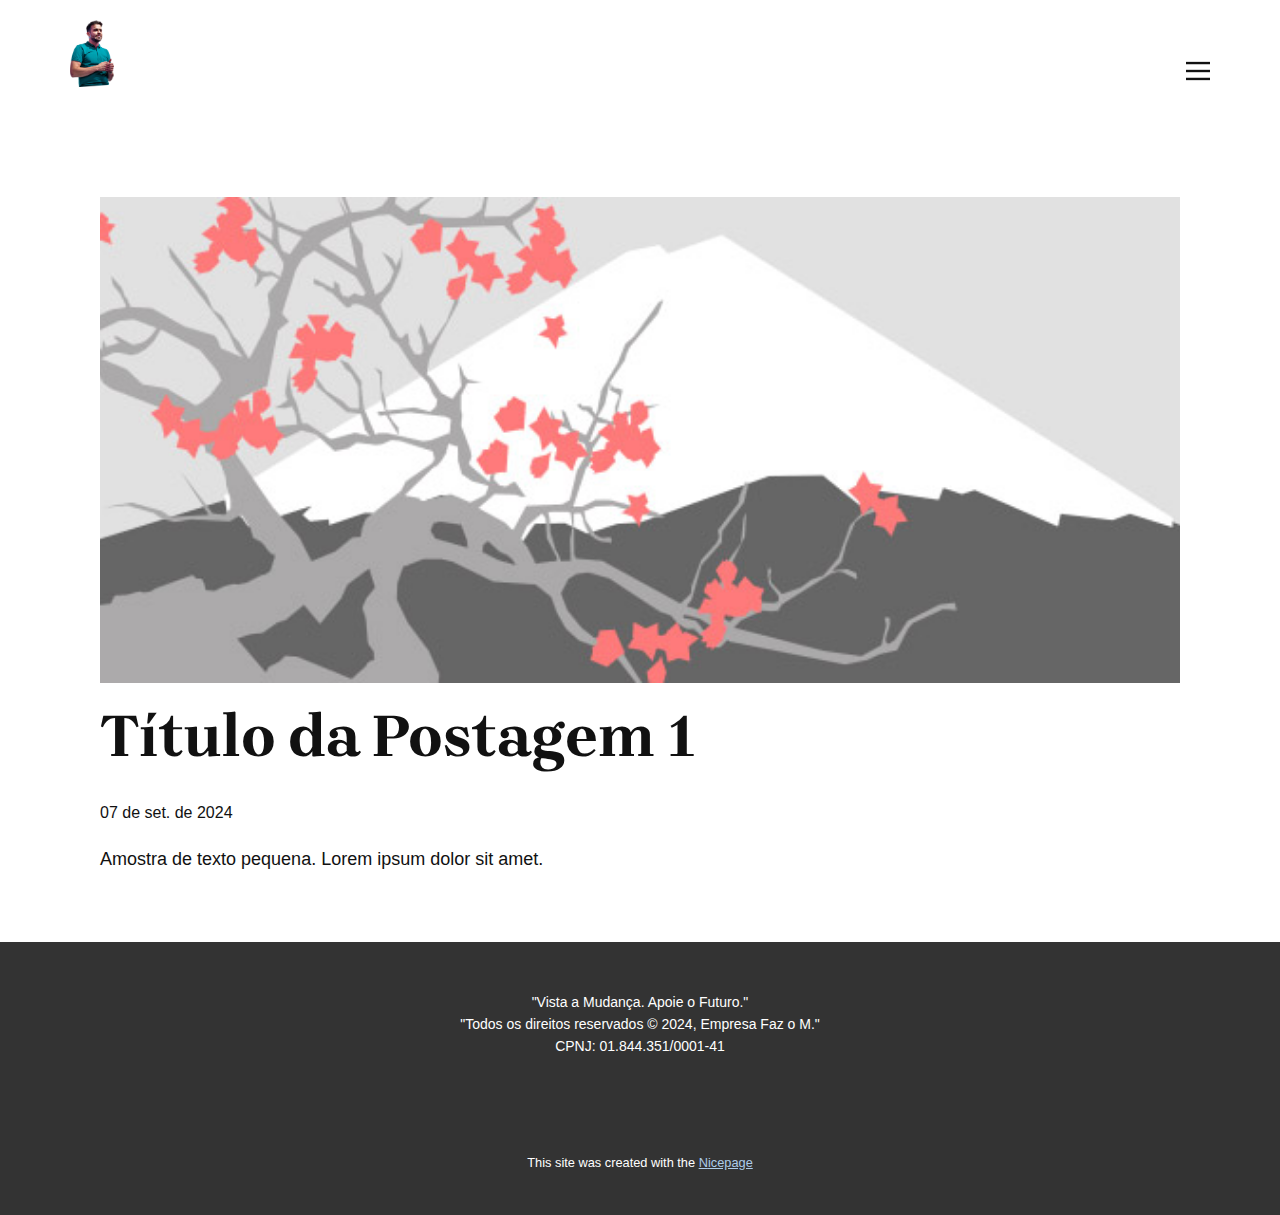
<file: blog/post.html>
<!DOCTYPE html>
<html style="font-size: 16px;" lang="pt"><head>
    <meta name="viewport" content="width=device-width, initial-scale=1.0">
    <meta charset="utf-8">
    <meta name="keywords" content="Título da Postagem 1">
    <meta name="description" content="">
    <title>Título da Postagem 1</title>
    <link rel="stylesheet" href="../nicepage.css" media="screen">
<link rel="stylesheet" href="../Post-Template.css" media="screen">
    <script class="u-script" type="text/javascript" src="../jquery.js" defer=""></script>
    <script class="u-script" type="text/javascript" src="../nicepage.js" defer=""></script>
    <meta name="generator" content="Nicepage 6.16.5, nicepage.com">
    <link id="u-theme-google-font" rel="stylesheet" href="https://fonts.googleapis.com/css?family=Brygada+1918:400,400i,500,500i,600,600i,700,700i">
    
    
    
    <script type="application/ld+json">{
		"@context": "http://schema.org",
		"@type": "Organization",
		"name": "",
		"logo": "images/PABLO-01.webp"
}</script>
    <meta name="theme-color" content="#478ac9">
  <meta data-intl-tel-input-cdn-path="intlTelInput/"></head>
  <body data-path-to-root="./" data-include-products="false" class="u-body u-xl-mode" data-lang="pt"><header class="u-clearfix u-header u-header" id="sec-00be"><div class="u-clearfix u-sheet u-sheet-1">
        <a href="#" class="u-image u-logo u-image-1" data-image-width="991" data-image-height="1499">
          <img src="../images/PABLO-01.webp" class="u-logo-image u-logo-image-1">
        </a>
        <nav class="u-align-left u-font-size-14 u-menu u-menu-hamburger u-nav-spacing-25 u-offcanvas u-menu-1" data-responsive-from="XL">
          <div class="menu-collapse">
            <a class="u-button-style u-nav-link" href="#" style="padding: 4px 0px; font-size: calc(1em + 8px);">
              <svg class="u-svg-link" preserveAspectRatio="xMidYMin slice" viewBox="0 0 302 302" style=""><use xmlns:xlink="http://www.w3.org/1999/xlink" xlink:href="#svg-7b92"></use></svg>
              <svg xmlns="http://www.w3.org/2000/svg" xmlns:xlink="http://www.w3.org/1999/xlink" version="1.1" id="svg-7b92" x="0px" y="0px" viewBox="0 0 302 302" style="enable-background:new 0 0 302 302;" xml:space="preserve" class="u-svg-content"><g><rect y="36" width="302" height="30"></rect><rect y="236" width="302" height="30"></rect><rect y="136" width="302" height="30"></rect>
</g><g></g><g></g><g></g><g></g><g></g><g></g><g></g><g></g><g></g><g></g><g></g><g></g><g></g><g></g><g></g></svg>
            </a>
          </div>
          <div class="u-custom-menu u-nav-container">
            <ul class="u-nav u-unstyled u-nav-1"><li class="u-nav-item"><a class="u-button-style u-nav-link u-text-active-palette-1-base u-text-hover-palette-2-base" href="../" style="padding: 10px 20px;">Página Inicial</a>
</li><li class="u-nav-item"><a class="u-button-style u-nav-link u-text-active-palette-1-base u-text-hover-palette-2-base" href="#" style="padding: 10px 20px;">Landing</a>
</li><li class="u-nav-item"><a class="u-button-style u-nav-link u-text-active-palette-1-base u-text-hover-palette-2-base" href="#" style="padding: 10px 20px;">Equipe</a>
</li><li class="u-nav-item"><a class="u-button-style u-nav-link u-text-active-palette-1-base u-text-hover-palette-2-base" href="../Sobre.html" style="padding: 10px 20px;">Sobre</a>
</li></ul>
          </div>
          <div class="u-custom-menu u-nav-container-collapse">
            <div class="u-align-center u-black u-container-align-center u-container-style u-inner-container-layout u-opacity u-opacity-95 u-sidenav">
              <div class="u-inner-container-layout u-sidenav-overflow">
                <div class="u-menu-close"></div>
                <ul class="u-align-center u-nav u-popupmenu-items u-unstyled u-nav-2"><li class="u-nav-item"><a class="u-button-style u-nav-link" href="../">Página Inicial</a>
</li><li class="u-nav-item"><a class="u-button-style u-nav-link" href="#">Landing</a>
</li><li class="u-nav-item"><a class="u-button-style u-nav-link" href="#">Equipe</a>
</li><li class="u-nav-item"><a class="u-button-style u-nav-link" href="../Sobre.html">Sobre</a>
</li></ul>
              </div>
            </div>
            <div class="u-black u-menu-overlay u-opacity u-opacity-70"></div>
          </div>
        </nav>
      </div></header>
    <section class="u-align-center u-clearfix u-section-1" id="sec-69a9">
      <div class="u-clearfix u-sheet u-valign-middle-md u-valign-middle-sm u-valign-middle-xs u-sheet-1"><!--post_details--><!--post_details_options_json--><!--{"source":""}--><!--/post_details_options_json--><!--blog_post-->
        <div class="u-container-style u-expanded-width u-post-details u-post-details-1">
          <div class="u-container-layout u-valign-middle u-container-layout-1"><!--blog_post_image-->
            <img alt="" class="u-blog-control u-expanded-width u-image u-image-default u-image-1" src="../images/0fd3416c.jpeg"><!--/blog_post_image--><!--blog_post_header-->
            <h2 class="u-blog-control u-text u-text-1">Título da Postagem 1</h2><!--/blog_post_header--><!--blog_post_metadata-->
            <div class="u-blog-control u-metadata u-metadata-1"><!--blog_post_metadata_date-->
              <span class="u-meta-date u-meta-icon">07 de set. de 2024</span><!--/blog_post_metadata_date--><!--blog_post_metadata_category-->
              <!--/blog_post_metadata_category--><!--blog_post_metadata_comments-->
              <!--/blog_post_metadata_comments-->
            </div><!--/blog_post_metadata--><!--blog_post_content-->
            <div class="u-align-justify u-blog-control u-post-content u-text u-text-2 fr-view">
  Amostra de texto pequena. Lorem ipsum dolor sit amet.
  </div><!--/blog_post_content-->
          </div>
        </div><!--/blog_post--><!--/post_details-->
      </div>
    </section>
    
    
    
    <footer class="u-align-center u-clearfix u-container-align-center u-footer u-grey-80 u-footer" id="sec-690a"><div class="u-clearfix u-sheet u-sheet-1">
        <p class="u-small-text u-text u-text-variant u-text-1">"Vista a Mudança. Apoie o Futuro." <br>"Todos os direitos reservados © 2024, Empresa Faz o M." CPNJ:&nbsp;01.844.351/0001-41<br>
        </p>
      </div></footer>
    <section class="u-backlink u-clearfix u-grey-80">
      <p class="u-text">
        <span>This site was created with the </span>
        <a class="u-link" href="https://nicepage.com/" target="_blank" rel="nofollow">
          <span>Nicepage</span>
        </a>
      </p>
    </section>
  
</body></html>
</file>
